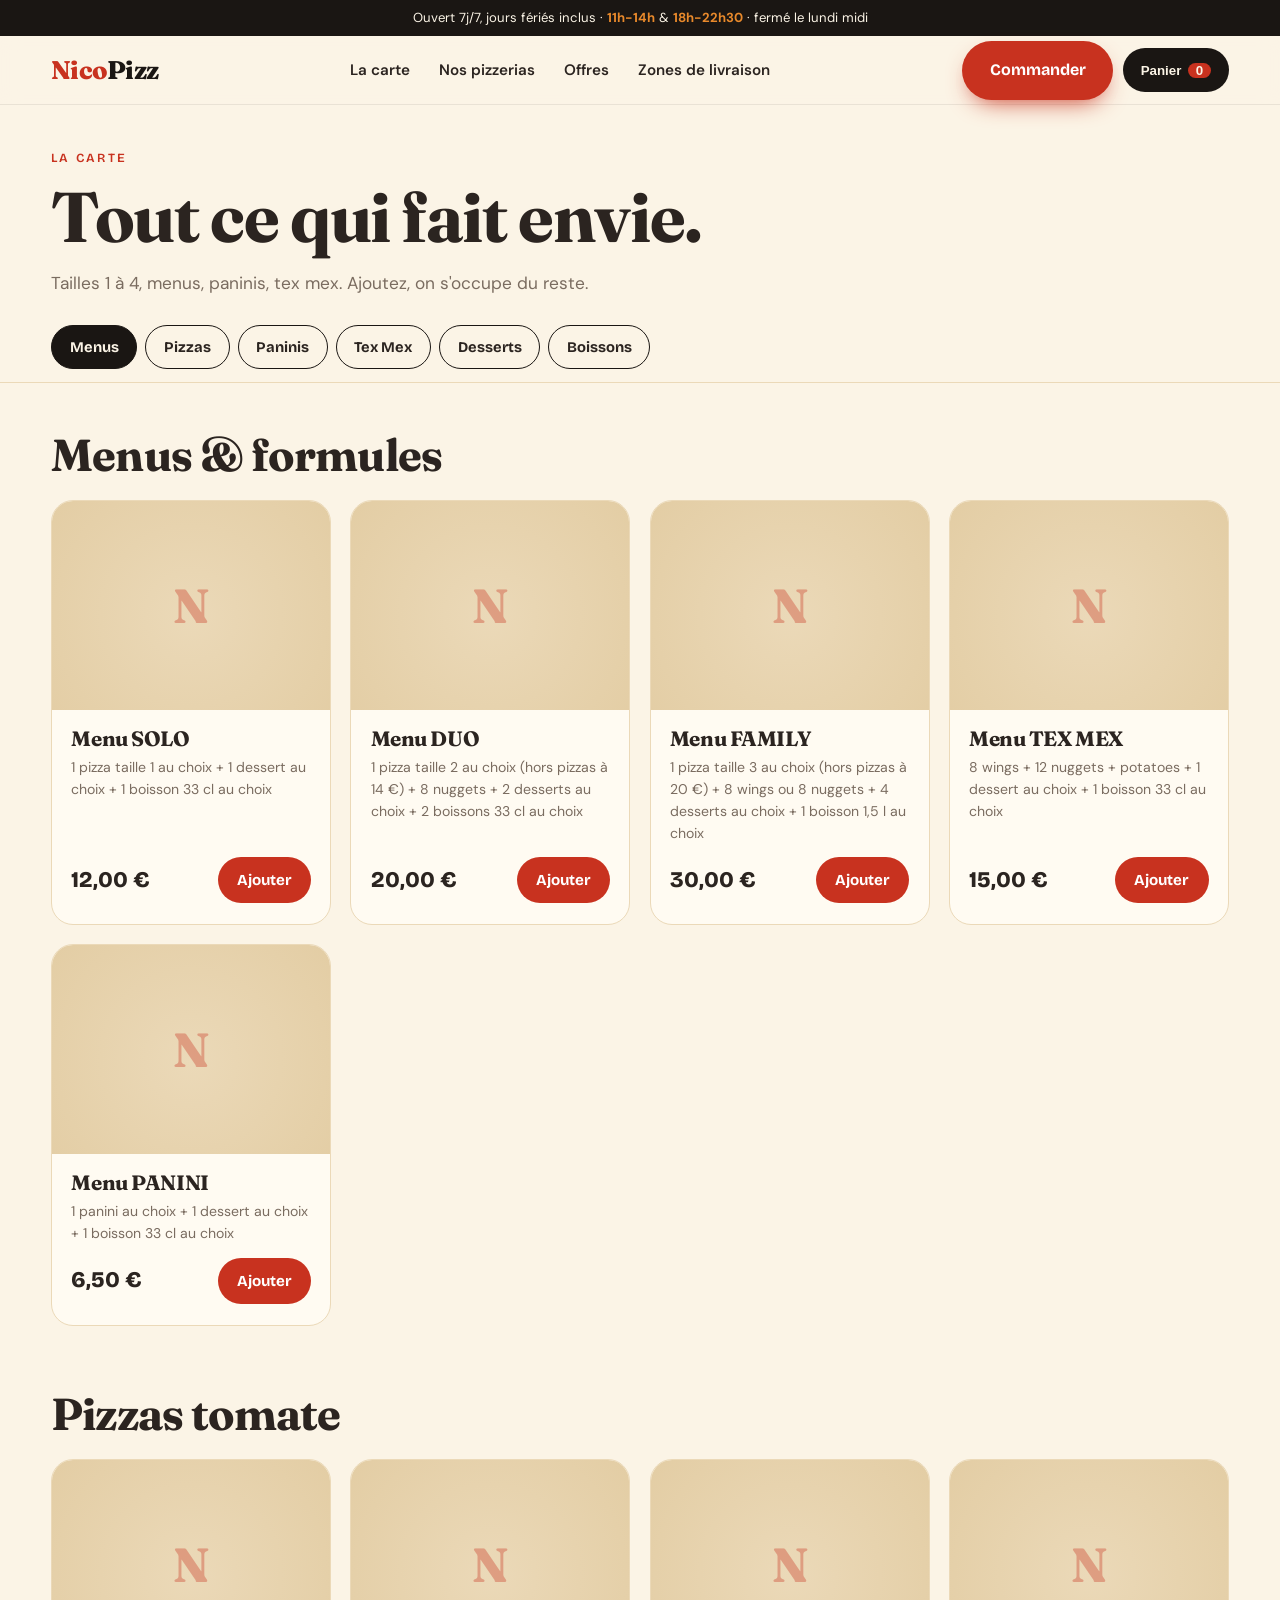
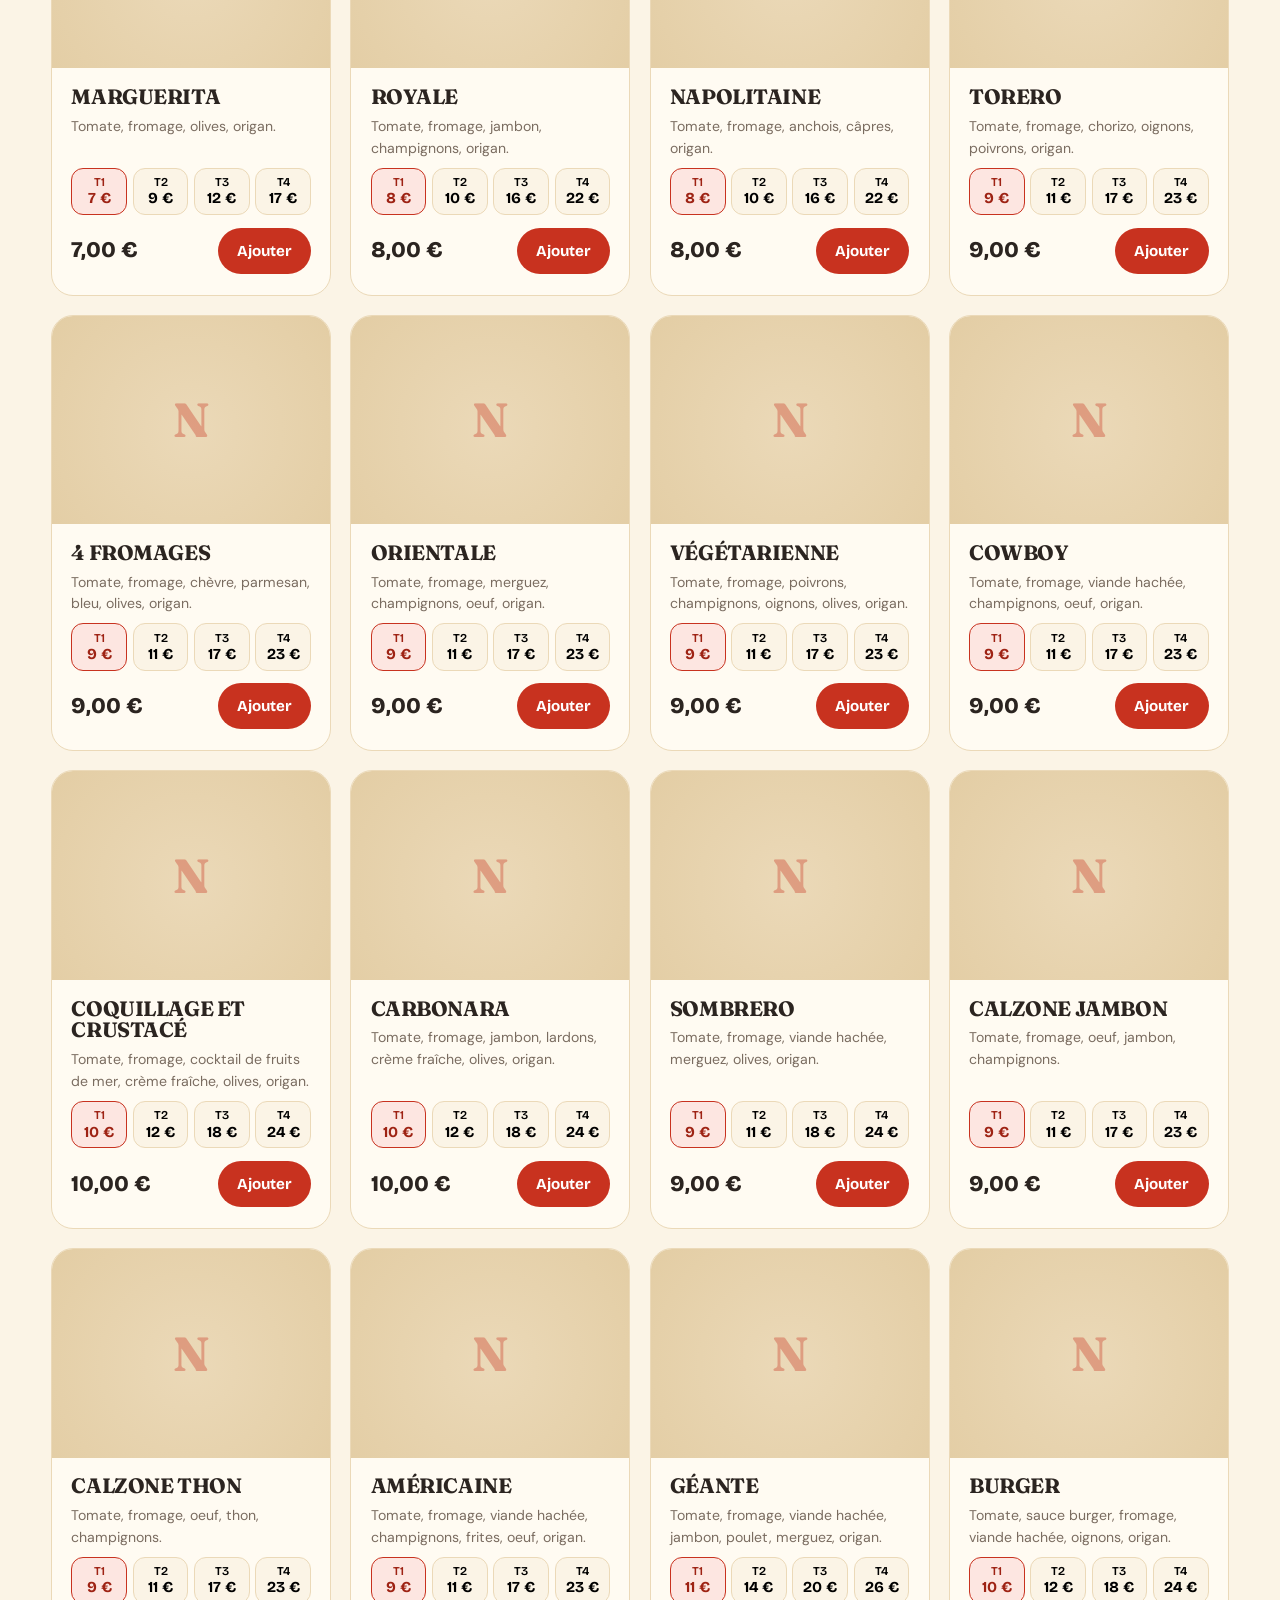
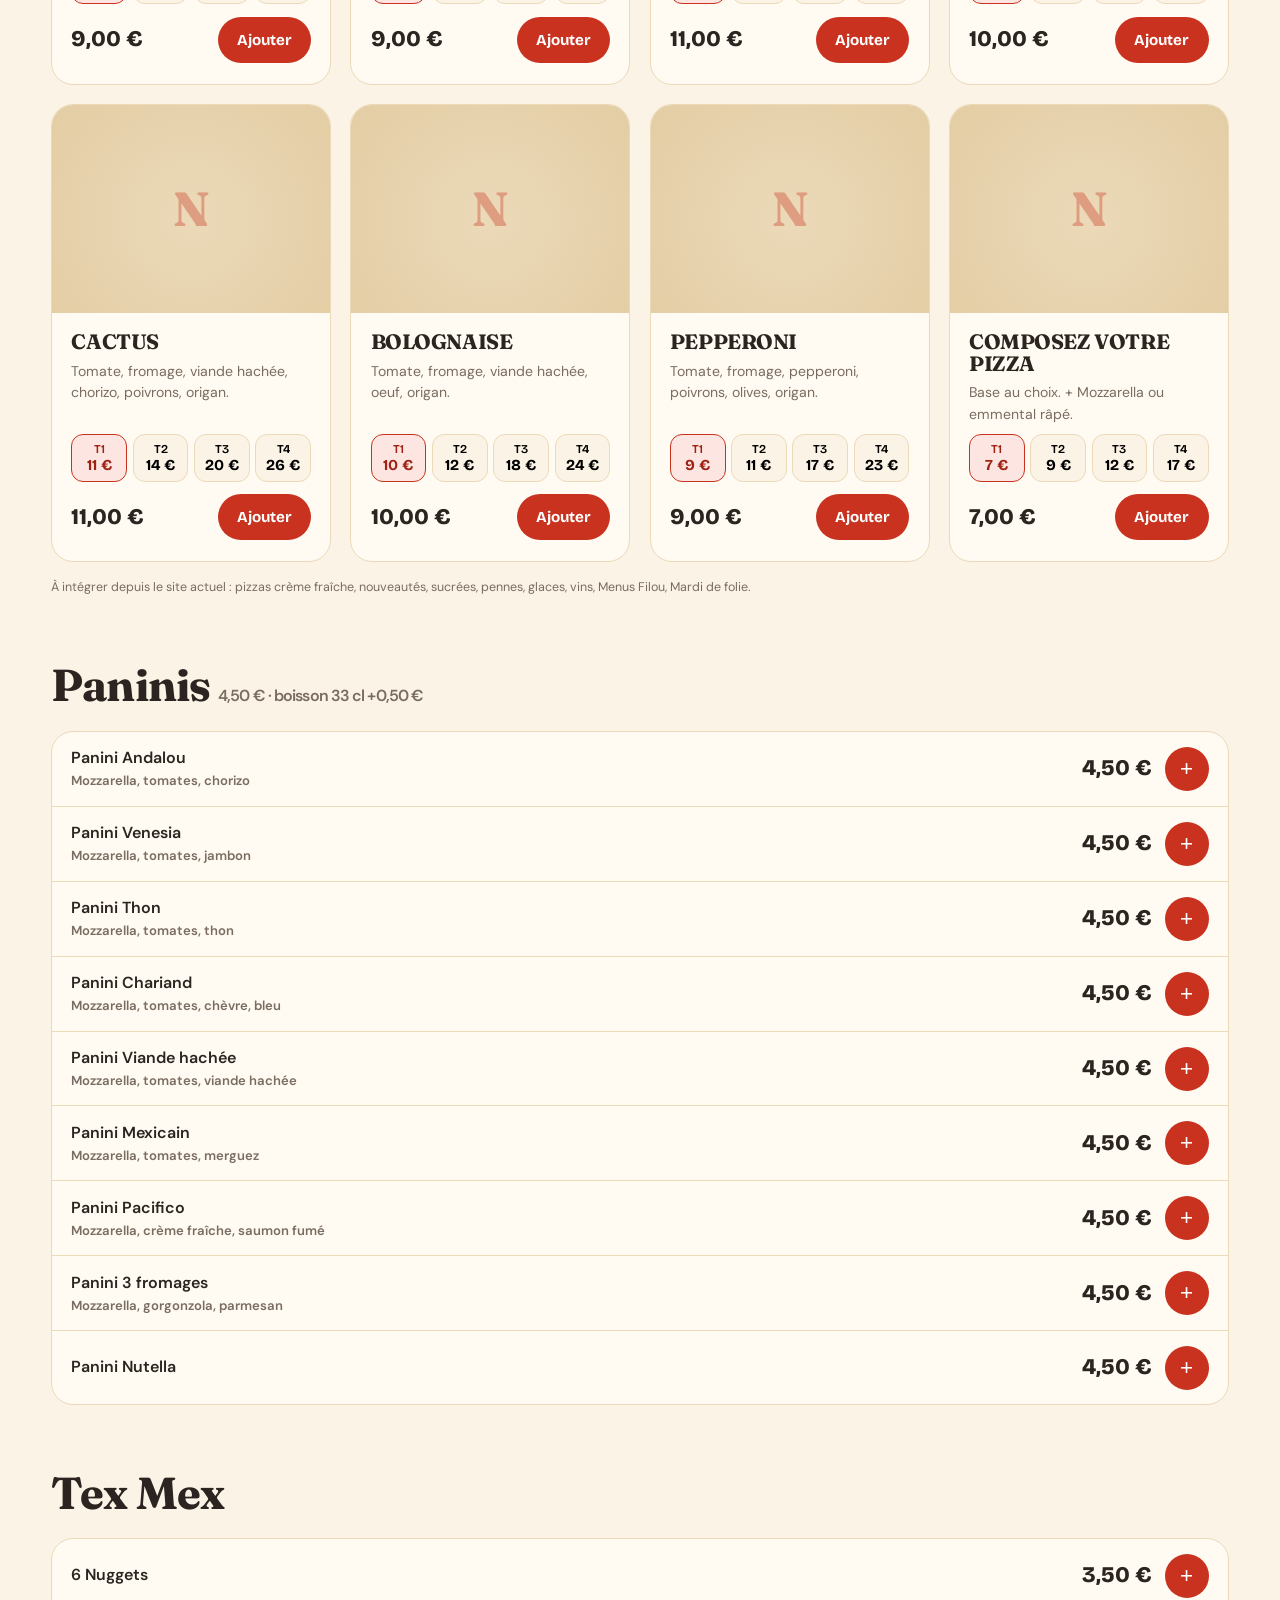
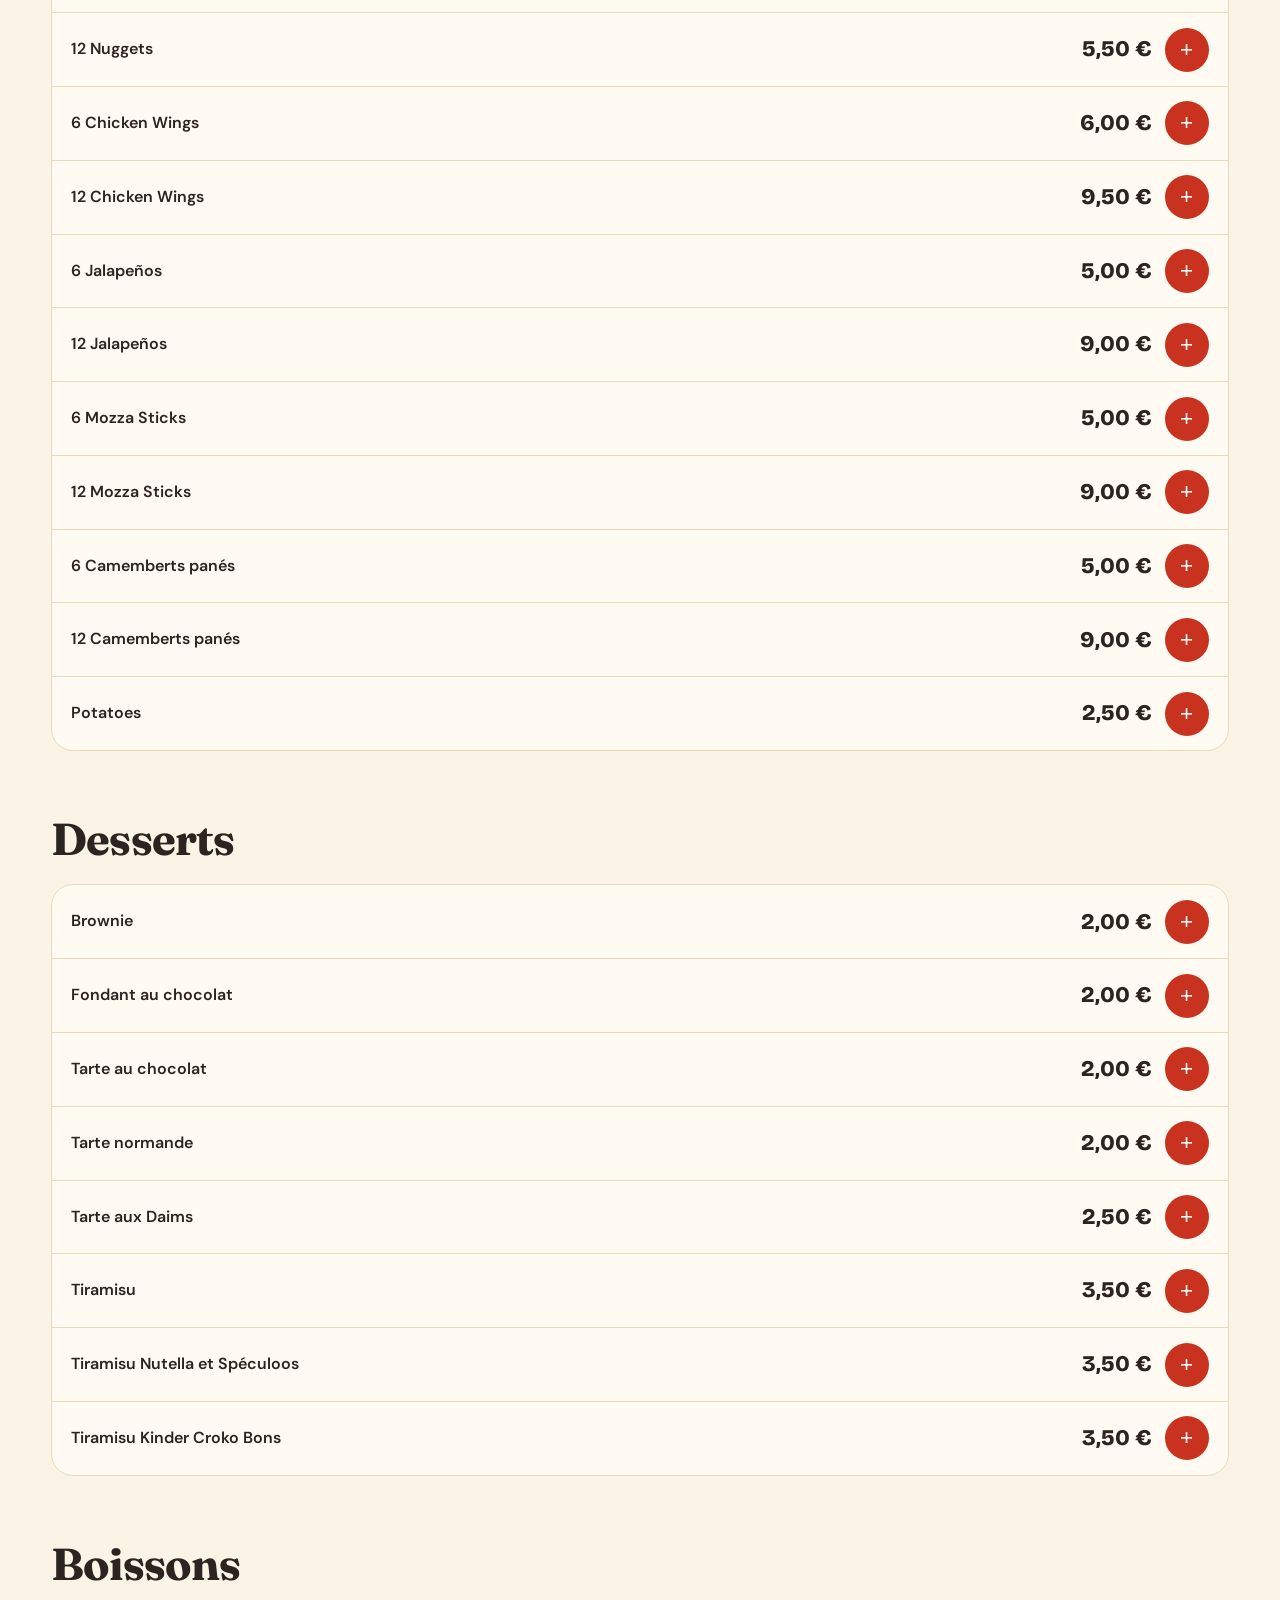
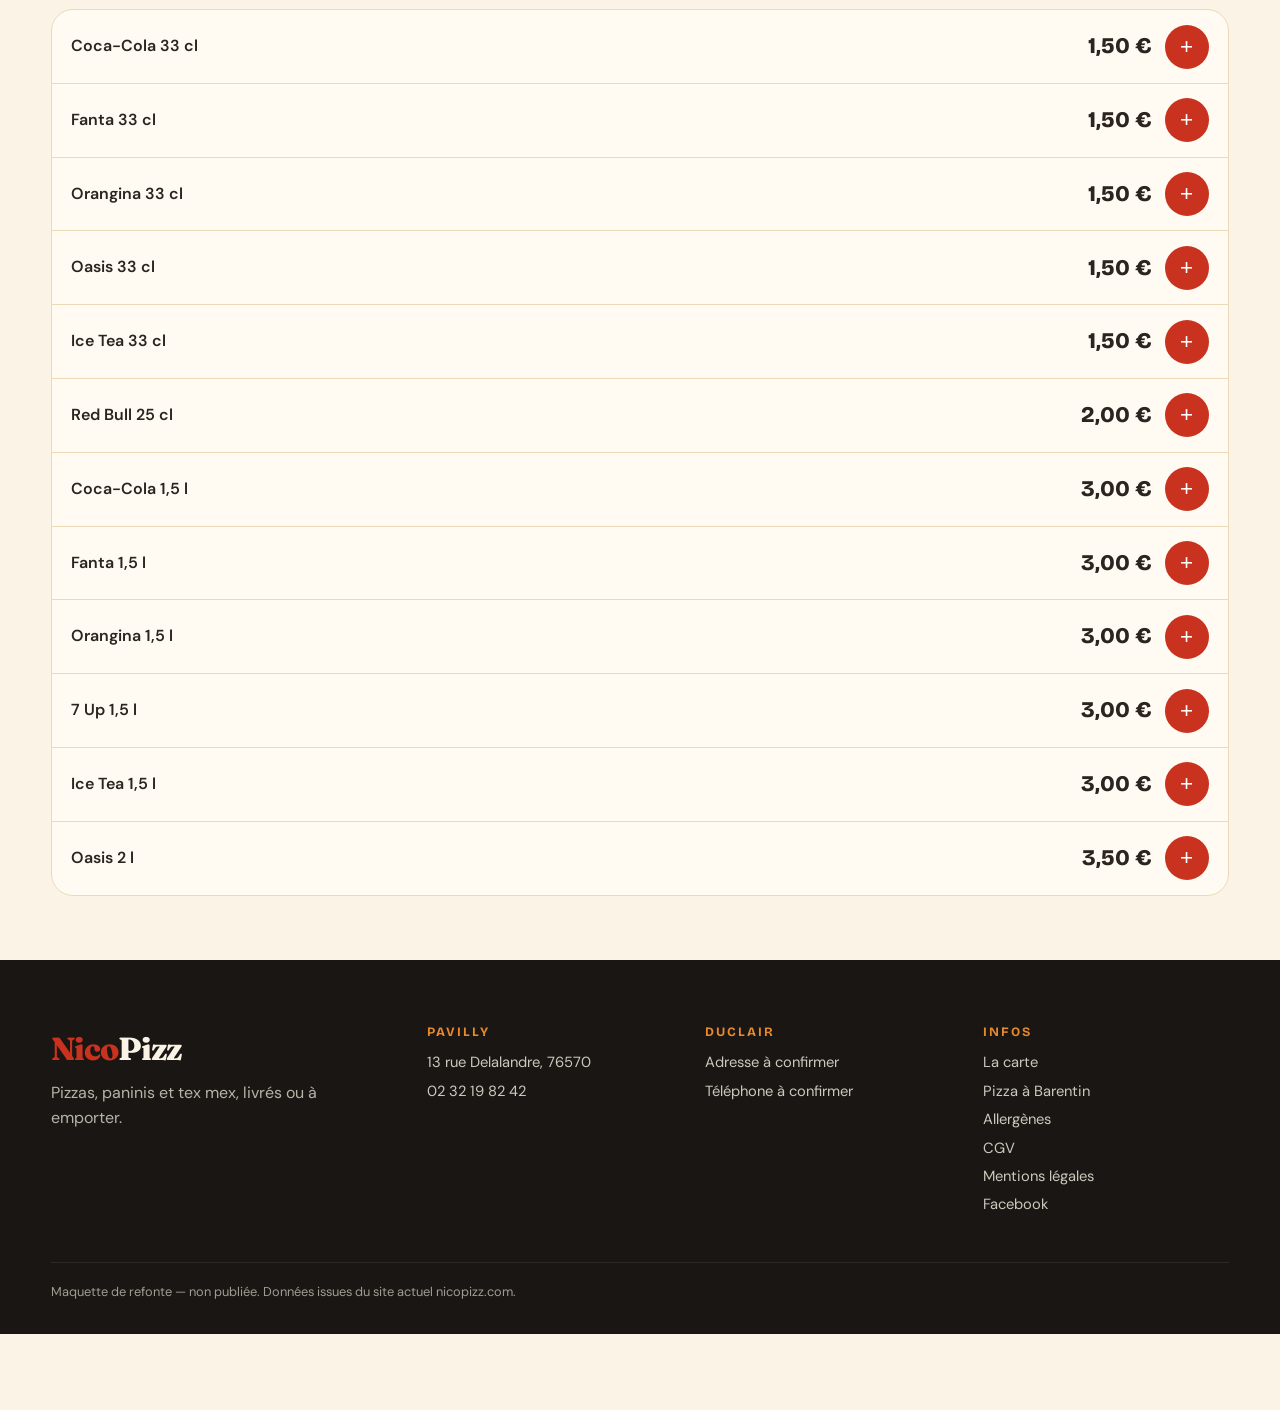
<file: carte.html>
<!doctype html><html lang="fr"><head><meta charset="utf-8"><meta name="viewport" content="width=device-width,initial-scale=1"><title>La carte — Nico Pizz</title><meta name="description" content="Pizzas tomate, menus, paninis, tex mex, desserts et boissons. Commandez en ligne chez Nico Pizz."><meta name="robots" content="noindex"><link rel="preconnect" href="https://fonts.googleapis.com"><link rel="preconnect" href="https://fonts.gstatic.com" crossorigin><link href="https://fonts.googleapis.com/css2?family=Bricolage+Grotesque:wght@500;700;800&family=DM+Sans:wght@400;500;700&family=Fraunces:ital,opsz,wght@0,9..144,600;0,9..144,700;0,9..144,800;1,9..144,600&display=swap" rel="stylesheet"><link rel="stylesheet" href="style.css"></head><body><div class="topbar">Ouvert 7j/7, jours fériés inclus · <b>11h-14h</b> &amp; <b>18h-22h30</b> · fermé le lundi midi</div>
<header class="nav"><div class="wrap"><a class="logo" href="index.html">Nico<span>Pizz</span></a>
<ul><li><a href="carte.html">La carte</a></li><li><a href="index.html#etablissements">Nos pizzerias</a></li><li><a href="index.html#offres">Offres</a></li><li><a href="index.html#zones">Zones de livraison</a></li></ul>
<div class="nav-cta"><a class="btn btn-red" href="carte.html">Commander</a><button class="cartbtn" aria-label="Ouvrir le panier">Panier<i class="cartcount">0</i></button><button class="burger" aria-label="Menu">☰</button></div></div></header>
<div class="mockflag">MAQUETTE</div>
<div class="wrap page-hero"><span class="eyebrow">La carte</span><h1>Tout ce qui fait envie.</h1><p>Tailles 1 à 4, menus, paninis, tex mex. Ajoutez, on s'occupe du reste.</p></div>
<div class="cats"><div class="wrap"><a class="chip on" href="#menus">Menus</a><a class="chip" href="#pizzas">Pizzas</a><a class="chip" href="#paninis">Paninis</a><a class="chip" href="#texmex">Tex Mex</a><a class="chip" href="#desserts">Desserts</a><a class="chip" href="#boissons">Boissons</a></div></div>
<div class="wrap"><div class="catblock" id="menus"><h2>Menus &amp; formules</h2><div class="prods"><article class="card"><div class="ph"><img loading="lazy" src="https://www.nicopizz.com/produit/2784_160.png" alt="Menu solo" onerror="this.outerHTML='<span class=noimg>N</span>'"></div><div class="bd"><h3>Menu SOLO</h3><p>1 pizza taille 1 au choix + 1 dessert au choix + 1 boisson 33 cl au choix</p><div class="addrow"><span class="price">12,00 €</span><button class="add" data-add="Menu SOLO" data-price="12">Ajouter</button></div></div></article><article class="card"><div class="ph"><img loading="lazy" src="https://www.nicopizz.com/produit/2784_161.png" alt="Menu duo" onerror="this.outerHTML='<span class=noimg>N</span>'"></div><div class="bd"><h3>Menu DUO</h3><p>1 pizza taille 2 au choix (hors pizzas à 14 €) + 8 nuggets + 2 desserts au choix + 2 boissons 33 cl au choix</p><div class="addrow"><span class="price">20,00 €</span><button class="add" data-add="Menu DUO" data-price="20">Ajouter</button></div></div></article><article class="card"><div class="ph"><img loading="lazy" src="https://www.nicopizz.com/produit/2784_163.png" alt="Menu family" onerror="this.outerHTML='<span class=noimg>N</span>'"></div><div class="bd"><h3>Menu FAMILY</h3><p>1 pizza taille 3 au choix (hors pizzas à 20 €) + 8 wings ou 8 nuggets + 4 desserts au choix + 1 boisson 1,5 l au choix</p><div class="addrow"><span class="price">30,00 €</span><button class="add" data-add="Menu FAMILY" data-price="30">Ajouter</button></div></div></article><article class="card"><div class="ph"><img loading="lazy" src="https://www.nicopizz.com/produit/2784_155.png" alt="Menu tex mex" onerror="this.outerHTML='<span class=noimg>N</span>'"></div><div class="bd"><h3>Menu TEX MEX</h3><p>8 wings + 12 nuggets + potatoes + 1 dessert au choix + 1 boisson 33 cl au choix</p><div class="addrow"><span class="price">15,00 €</span><button class="add" data-add="Menu TEX MEX" data-price="15">Ajouter</button></div></div></article><article class="card"><div class="ph"><img loading="lazy" src="https://www.nicopizz.com/produit/2784_154.png" alt="Menu panini" onerror="this.outerHTML='<span class=noimg>N</span>'"></div><div class="bd"><h3>Menu PANINI</h3><p>1 panini au choix + 1 dessert au choix + 1 boisson 33 cl au choix</p><div class="addrow"><span class="price">6,50 €</span><button class="add" data-add="Menu PANINI" data-price="6.5">Ajouter</button></div></div></article></div></div>
<div class="catblock" id="pizzas"><h2>Pizzas tomate</h2><div class="prods"><article class="card"><div class="ph"><img loading="lazy" src="https://www.nicopizz.com/produit/2784_79.png" alt="Pizza marguerita" onerror="this.outerHTML='<span class=noimg>N</span>'"></div><div class="bd"><h3>MARGUERITA</h3><p>Tomate, fromage, olives, origan.</p><div class="sizes"><button data-s="Taille 1" data-p="7" class="on"><span>T1</span><b>7 €</b></button><button data-s="Taille 2" data-p="9" class=""><span>T2</span><b>9 €</b></button><button data-s="Taille 3" data-p="12" class=""><span>T3</span><b>12 €</b></button><button data-s="Taille 4" data-p="17" class=""><span>T4</span><b>17 €</b></button></div><div class="addrow"><span class="price">7,00 €</span><button class="add" data-add="MARGUERITA" data-price="7">Ajouter</button></div></div></article><article class="card"><div class="ph"><img loading="lazy" src="https://www.nicopizz.com/produit/2784_80.png" alt="Pizza royale" onerror="this.outerHTML='<span class=noimg>N</span>'"></div><div class="bd"><h3>ROYALE</h3><p>Tomate, fromage, jambon, champignons, origan.</p><div class="sizes"><button data-s="Taille 1" data-p="8" class="on"><span>T1</span><b>8 €</b></button><button data-s="Taille 2" data-p="10" class=""><span>T2</span><b>10 €</b></button><button data-s="Taille 3" data-p="16" class=""><span>T3</span><b>16 €</b></button><button data-s="Taille 4" data-p="22" class=""><span>T4</span><b>22 €</b></button></div><div class="addrow"><span class="price">8,00 €</span><button class="add" data-add="ROYALE" data-price="8">Ajouter</button></div></div></article><article class="card"><div class="ph"><img loading="lazy" src="https://www.nicopizz.com/produit/2784_81.png" alt="Pizza napolitaine" onerror="this.outerHTML='<span class=noimg>N</span>'"></div><div class="bd"><h3>NAPOLITAINE</h3><p>Tomate, fromage, anchois, câpres, origan.</p><div class="sizes"><button data-s="Taille 1" data-p="8" class="on"><span>T1</span><b>8 €</b></button><button data-s="Taille 2" data-p="10" class=""><span>T2</span><b>10 €</b></button><button data-s="Taille 3" data-p="16" class=""><span>T3</span><b>16 €</b></button><button data-s="Taille 4" data-p="22" class=""><span>T4</span><b>22 €</b></button></div><div class="addrow"><span class="price">8,00 €</span><button class="add" data-add="NAPOLITAINE" data-price="8">Ajouter</button></div></div></article><article class="card"><div class="ph"><img loading="lazy" src="https://www.nicopizz.com/produit/2784_82.png" alt="Pizza torero" onerror="this.outerHTML='<span class=noimg>N</span>'"></div><div class="bd"><h3>TORERO</h3><p>Tomate, fromage, chorizo, oignons, poivrons, origan.</p><div class="sizes"><button data-s="Taille 1" data-p="9" class="on"><span>T1</span><b>9 €</b></button><button data-s="Taille 2" data-p="11" class=""><span>T2</span><b>11 €</b></button><button data-s="Taille 3" data-p="17" class=""><span>T3</span><b>17 €</b></button><button data-s="Taille 4" data-p="23" class=""><span>T4</span><b>23 €</b></button></div><div class="addrow"><span class="price">9,00 €</span><button class="add" data-add="TORERO" data-price="9">Ajouter</button></div></div></article><article class="card"><div class="ph"><img loading="lazy" src="https://www.nicopizz.com/produit/2784_83.png" alt="Pizza 4 fromages" onerror="this.outerHTML='<span class=noimg>N</span>'"></div><div class="bd"><h3>4 FROMAGES</h3><p>Tomate, fromage, chèvre, parmesan, bleu, olives, origan.</p><div class="sizes"><button data-s="Taille 1" data-p="9" class="on"><span>T1</span><b>9 €</b></button><button data-s="Taille 2" data-p="11" class=""><span>T2</span><b>11 €</b></button><button data-s="Taille 3" data-p="17" class=""><span>T3</span><b>17 €</b></button><button data-s="Taille 4" data-p="23" class=""><span>T4</span><b>23 €</b></button></div><div class="addrow"><span class="price">9,00 €</span><button class="add" data-add="4 FROMAGES" data-price="9">Ajouter</button></div></div></article><article class="card"><div class="ph"><img loading="lazy" src="https://www.nicopizz.com/produit/2784_84.png" alt="Pizza orientale" onerror="this.outerHTML='<span class=noimg>N</span>'"></div><div class="bd"><h3>ORIENTALE</h3><p>Tomate, fromage, merguez, champignons, oeuf, origan.</p><div class="sizes"><button data-s="Taille 1" data-p="9" class="on"><span>T1</span><b>9 €</b></button><button data-s="Taille 2" data-p="11" class=""><span>T2</span><b>11 €</b></button><button data-s="Taille 3" data-p="17" class=""><span>T3</span><b>17 €</b></button><button data-s="Taille 4" data-p="23" class=""><span>T4</span><b>23 €</b></button></div><div class="addrow"><span class="price">9,00 €</span><button class="add" data-add="ORIENTALE" data-price="9">Ajouter</button></div></div></article><article class="card"><div class="ph"><img loading="lazy" src="https://www.nicopizz.com/produit/2784_85.png" alt="Pizza végétarienne" onerror="this.outerHTML='<span class=noimg>N</span>'"></div><div class="bd"><h3>VÉGÉTARIENNE</h3><p>Tomate, fromage, poivrons, champignons, oignons, olives, origan.</p><div class="sizes"><button data-s="Taille 1" data-p="9" class="on"><span>T1</span><b>9 €</b></button><button data-s="Taille 2" data-p="11" class=""><span>T2</span><b>11 €</b></button><button data-s="Taille 3" data-p="17" class=""><span>T3</span><b>17 €</b></button><button data-s="Taille 4" data-p="23" class=""><span>T4</span><b>23 €</b></button></div><div class="addrow"><span class="price">9,00 €</span><button class="add" data-add="VÉGÉTARIENNE" data-price="9">Ajouter</button></div></div></article><article class="card"><div class="ph"><img loading="lazy" src="https://www.nicopizz.com/produit/2784_86.png" alt="Pizza cowboy" onerror="this.outerHTML='<span class=noimg>N</span>'"></div><div class="bd"><h3>COWBOY</h3><p>Tomate, fromage, viande hachée, champignons, oeuf, origan.</p><div class="sizes"><button data-s="Taille 1" data-p="9" class="on"><span>T1</span><b>9 €</b></button><button data-s="Taille 2" data-p="11" class=""><span>T2</span><b>11 €</b></button><button data-s="Taille 3" data-p="17" class=""><span>T3</span><b>17 €</b></button><button data-s="Taille 4" data-p="23" class=""><span>T4</span><b>23 €</b></button></div><div class="addrow"><span class="price">9,00 €</span><button class="add" data-add="COWBOY" data-price="9">Ajouter</button></div></div></article><article class="card"><div class="ph"><img loading="lazy" src="https://www.nicopizz.com/produit/2784_87.png" alt="Pizza coquillage et crustacé" onerror="this.outerHTML='<span class=noimg>N</span>'"></div><div class="bd"><h3>COQUILLAGE ET CRUSTACÉ</h3><p>Tomate, fromage, cocktail de fruits de mer, crème fraîche, olives, origan.</p><div class="sizes"><button data-s="Taille 1" data-p="10" class="on"><span>T1</span><b>10 €</b></button><button data-s="Taille 2" data-p="12" class=""><span>T2</span><b>12 €</b></button><button data-s="Taille 3" data-p="18" class=""><span>T3</span><b>18 €</b></button><button data-s="Taille 4" data-p="24" class=""><span>T4</span><b>24 €</b></button></div><div class="addrow"><span class="price">10,00 €</span><button class="add" data-add="COQUILLAGE ET CRUSTACÉ" data-price="10">Ajouter</button></div></div></article><article class="card"><div class="ph"><img loading="lazy" src="https://www.nicopizz.com/produit/2784_88.png" alt="Pizza carbonara" onerror="this.outerHTML='<span class=noimg>N</span>'"></div><div class="bd"><h3>CARBONARA</h3><p>Tomate, fromage, jambon, lardons, crème fraîche, olives, origan.</p><div class="sizes"><button data-s="Taille 1" data-p="10" class="on"><span>T1</span><b>10 €</b></button><button data-s="Taille 2" data-p="12" class=""><span>T2</span><b>12 €</b></button><button data-s="Taille 3" data-p="18" class=""><span>T3</span><b>18 €</b></button><button data-s="Taille 4" data-p="24" class=""><span>T4</span><b>24 €</b></button></div><div class="addrow"><span class="price">10,00 €</span><button class="add" data-add="CARBONARA" data-price="10">Ajouter</button></div></div></article><article class="card"><div class="ph"><img loading="lazy" src="https://www.nicopizz.com/produit/2784_89.png" alt="Pizza sombrero" onerror="this.outerHTML='<span class=noimg>N</span>'"></div><div class="bd"><h3>SOMBRERO</h3><p>Tomate, fromage, viande hachée, merguez, olives, origan.</p><div class="sizes"><button data-s="Taille 1" data-p="9" class="on"><span>T1</span><b>9 €</b></button><button data-s="Taille 2" data-p="11" class=""><span>T2</span><b>11 €</b></button><button data-s="Taille 3" data-p="18" class=""><span>T3</span><b>18 €</b></button><button data-s="Taille 4" data-p="24" class=""><span>T4</span><b>24 €</b></button></div><div class="addrow"><span class="price">9,00 €</span><button class="add" data-add="SOMBRERO" data-price="9">Ajouter</button></div></div></article><article class="card"><div class="ph"><img loading="lazy" src="https://www.nicopizz.com/produit/2784_90.png" alt="Pizza calzone jambon" onerror="this.outerHTML='<span class=noimg>N</span>'"></div><div class="bd"><h3>CALZONE JAMBON</h3><p>Tomate, fromage, oeuf, jambon, champignons.</p><div class="sizes"><button data-s="Taille 1" data-p="9" class="on"><span>T1</span><b>9 €</b></button><button data-s="Taille 2" data-p="11" class=""><span>T2</span><b>11 €</b></button><button data-s="Taille 3" data-p="17" class=""><span>T3</span><b>17 €</b></button><button data-s="Taille 4" data-p="23" class=""><span>T4</span><b>23 €</b></button></div><div class="addrow"><span class="price">9,00 €</span><button class="add" data-add="CALZONE JAMBON" data-price="9">Ajouter</button></div></div></article><article class="card"><div class="ph"><img loading="lazy" src="https://www.nicopizz.com/produit/2784_91.png" alt="Pizza calzone thon" onerror="this.outerHTML='<span class=noimg>N</span>'"></div><div class="bd"><h3>CALZONE THON</h3><p>Tomate, fromage, oeuf, thon, champignons.</p><div class="sizes"><button data-s="Taille 1" data-p="9" class="on"><span>T1</span><b>9 €</b></button><button data-s="Taille 2" data-p="11" class=""><span>T2</span><b>11 €</b></button><button data-s="Taille 3" data-p="17" class=""><span>T3</span><b>17 €</b></button><button data-s="Taille 4" data-p="23" class=""><span>T4</span><b>23 €</b></button></div><div class="addrow"><span class="price">9,00 €</span><button class="add" data-add="CALZONE THON" data-price="9">Ajouter</button></div></div></article><article class="card"><div class="ph"><img loading="lazy" src="https://www.nicopizz.com/produit/2784_93.png" alt="Pizza américaine" onerror="this.outerHTML='<span class=noimg>N</span>'"></div><div class="bd"><h3>AMÉRICAINE</h3><p>Tomate, fromage, viande hachée, champignons, frites, oeuf, origan.</p><div class="sizes"><button data-s="Taille 1" data-p="9" class="on"><span>T1</span><b>9 €</b></button><button data-s="Taille 2" data-p="11" class=""><span>T2</span><b>11 €</b></button><button data-s="Taille 3" data-p="17" class=""><span>T3</span><b>17 €</b></button><button data-s="Taille 4" data-p="23" class=""><span>T4</span><b>23 €</b></button></div><div class="addrow"><span class="price">9,00 €</span><button class="add" data-add="AMÉRICAINE" data-price="9">Ajouter</button></div></div></article><article class="card"><div class="ph"><img loading="lazy" src="https://www.nicopizz.com/produit/2784_94.png" alt="Pizza géante" onerror="this.outerHTML='<span class=noimg>N</span>'"></div><div class="bd"><h3>GÉANTE</h3><p>Tomate, fromage, viande hachée, jambon, poulet, merguez, origan.</p><div class="sizes"><button data-s="Taille 1" data-p="11" class="on"><span>T1</span><b>11 €</b></button><button data-s="Taille 2" data-p="14" class=""><span>T2</span><b>14 €</b></button><button data-s="Taille 3" data-p="20" class=""><span>T3</span><b>20 €</b></button><button data-s="Taille 4" data-p="26" class=""><span>T4</span><b>26 €</b></button></div><div class="addrow"><span class="price">11,00 €</span><button class="add" data-add="GÉANTE" data-price="11">Ajouter</button></div></div></article><article class="card"><div class="ph"><img loading="lazy" src="https://www.nicopizz.com/produit/2784_199.png" alt="Pizza burger" onerror="this.outerHTML='<span class=noimg>N</span>'"></div><div class="bd"><h3>BURGER</h3><p>Tomate, sauce burger, fromage, viande hachée, oignons, origan.</p><div class="sizes"><button data-s="Taille 1" data-p="10" class="on"><span>T1</span><b>10 €</b></button><button data-s="Taille 2" data-p="12" class=""><span>T2</span><b>12 €</b></button><button data-s="Taille 3" data-p="18" class=""><span>T3</span><b>18 €</b></button><button data-s="Taille 4" data-p="24" class=""><span>T4</span><b>24 €</b></button></div><div class="addrow"><span class="price">10,00 €</span><button class="add" data-add="BURGER" data-price="10">Ajouter</button></div></div></article><article class="card"><div class="ph"><img loading="lazy" src="https://www.nicopizz.com/produit/2784_200.png" alt="Pizza cactus" onerror="this.outerHTML='<span class=noimg>N</span>'"></div><div class="bd"><h3>CACTUS</h3><p>Tomate, fromage, viande hachée, chorizo, poivrons, origan.</p><div class="sizes"><button data-s="Taille 1" data-p="11" class="on"><span>T1</span><b>11 €</b></button><button data-s="Taille 2" data-p="14" class=""><span>T2</span><b>14 €</b></button><button data-s="Taille 3" data-p="20" class=""><span>T3</span><b>20 €</b></button><button data-s="Taille 4" data-p="26" class=""><span>T4</span><b>26 €</b></button></div><div class="addrow"><span class="price">11,00 €</span><button class="add" data-add="CACTUS" data-price="11">Ajouter</button></div></div></article><article class="card"><div class="ph"><img loading="lazy" src="https://www.nicopizz.com/produit/2784_225.png" alt="Pizza bolognaise" onerror="this.outerHTML='<span class=noimg>N</span>'"></div><div class="bd"><h3>BOLOGNAISE</h3><p>Tomate, fromage, viande hachée, oeuf, origan.</p><div class="sizes"><button data-s="Taille 1" data-p="10" class="on"><span>T1</span><b>10 €</b></button><button data-s="Taille 2" data-p="12" class=""><span>T2</span><b>12 €</b></button><button data-s="Taille 3" data-p="18" class=""><span>T3</span><b>18 €</b></button><button data-s="Taille 4" data-p="24" class=""><span>T4</span><b>24 €</b></button></div><div class="addrow"><span class="price">10,00 €</span><button class="add" data-add="BOLOGNAISE" data-price="10">Ajouter</button></div></div></article><article class="card"><div class="ph"><img loading="lazy" src="https://www.nicopizz.com/produit/2784_226.png" alt="Pizza pepperoni" onerror="this.outerHTML='<span class=noimg>N</span>'"></div><div class="bd"><h3>PEPPERONI</h3><p>Tomate, fromage, pepperoni, poivrons, olives, origan.</p><div class="sizes"><button data-s="Taille 1" data-p="9" class="on"><span>T1</span><b>9 €</b></button><button data-s="Taille 2" data-p="11" class=""><span>T2</span><b>11 €</b></button><button data-s="Taille 3" data-p="17" class=""><span>T3</span><b>17 €</b></button><button data-s="Taille 4" data-p="23" class=""><span>T4</span><b>23 €</b></button></div><div class="addrow"><span class="price">9,00 €</span><button class="add" data-add="PEPPERONI" data-price="9">Ajouter</button></div></div></article><article class="card"><div class="ph"><img loading="lazy" src="https://www.nicopizz.com/produit/2784_204.png" alt="Pizza composez votre pizza" onerror="this.outerHTML='<span class=noimg>N</span>'"></div><div class="bd"><h3>COMPOSEZ VOTRE PIZZA</h3><p>Base au choix. + Mozzarella ou emmental râpé.</p><div class="sizes"><button data-s="Taille 1" data-p="7" class="on"><span>T1</span><b>7 €</b></button><button data-s="Taille 2" data-p="9" class=""><span>T2</span><b>9 €</b></button><button data-s="Taille 3" data-p="12" class=""><span>T3</span><b>12 €</b></button><button data-s="Taille 4" data-p="17" class=""><span>T4</span><b>17 €</b></button></div><div class="addrow"><span class="price">7,00 €</span><button class="add" data-add="COMPOSEZ VOTRE PIZZA" data-price="7">Ajouter</button></div></div></article></div><p class="note" style="margin-top:1rem">À intégrer depuis le site actuel : pizzas crème fraîche, nouveautés, sucrées, pennes, glaces, vins, Menus Filou, Mardi de folie.</p></div>
<div class="catblock" id="paninis"><h2>Paninis <small style="font:600 1rem 'DM Sans';color:var(--mute)">4,50 € · boisson 33 cl +0,50 €</small></h2><div class="list"><div class="row"><div>Panini Andalou<small>Mozzarella, tomates, chorizo</small></div><div class="right"><span class="price">4,50 €</span><button class="mini" data-add="Panini Andalou" data-price="4.5" aria-label="Ajouter Panini Andalou">+</button></div></div><div class="row"><div>Panini Venesia<small>Mozzarella, tomates, jambon</small></div><div class="right"><span class="price">4,50 €</span><button class="mini" data-add="Panini Venesia" data-price="4.5" aria-label="Ajouter Panini Venesia">+</button></div></div><div class="row"><div>Panini Thon<small>Mozzarella, tomates, thon</small></div><div class="right"><span class="price">4,50 €</span><button class="mini" data-add="Panini Thon" data-price="4.5" aria-label="Ajouter Panini Thon">+</button></div></div><div class="row"><div>Panini Chariand<small>Mozzarella, tomates, chèvre, bleu</small></div><div class="right"><span class="price">4,50 €</span><button class="mini" data-add="Panini Chariand" data-price="4.5" aria-label="Ajouter Panini Chariand">+</button></div></div><div class="row"><div>Panini Viande hachée<small>Mozzarella, tomates, viande hachée</small></div><div class="right"><span class="price">4,50 €</span><button class="mini" data-add="Panini Viande hachée" data-price="4.5" aria-label="Ajouter Panini Viande hachée">+</button></div></div><div class="row"><div>Panini Mexicain<small>Mozzarella, tomates, merguez</small></div><div class="right"><span class="price">4,50 €</span><button class="mini" data-add="Panini Mexicain" data-price="4.5" aria-label="Ajouter Panini Mexicain">+</button></div></div><div class="row"><div>Panini Pacifico<small>Mozzarella, crème fraîche, saumon fumé</small></div><div class="right"><span class="price">4,50 €</span><button class="mini" data-add="Panini Pacifico" data-price="4.5" aria-label="Ajouter Panini Pacifico">+</button></div></div><div class="row"><div>Panini 3 fromages<small>Mozzarella, gorgonzola, parmesan</small></div><div class="right"><span class="price">4,50 €</span><button class="mini" data-add="Panini 3 fromages" data-price="4.5" aria-label="Ajouter Panini 3 fromages">+</button></div></div><div class="row"><div>Panini Nutella</div><div class="right"><span class="price">4,50 €</span><button class="mini" data-add="Panini Nutella" data-price="4.5" aria-label="Ajouter Panini Nutella">+</button></div></div></div></div>
<div class="catblock" id="texmex"><h2>Tex Mex</h2><div class="list"><div class="row"><div>6 Nuggets</div><div class="right"><span class="price">3,50 €</span><button class="mini" data-add="6 Nuggets" data-price="3.5" aria-label="Ajouter 6 Nuggets">+</button></div></div><div class="row"><div>12 Nuggets</div><div class="right"><span class="price">5,50 €</span><button class="mini" data-add="12 Nuggets" data-price="5.5" aria-label="Ajouter 12 Nuggets">+</button></div></div><div class="row"><div>6 Chicken Wings</div><div class="right"><span class="price">6,00 €</span><button class="mini" data-add="6 Chicken Wings" data-price="6" aria-label="Ajouter 6 Chicken Wings">+</button></div></div><div class="row"><div>12 Chicken Wings</div><div class="right"><span class="price">9,50 €</span><button class="mini" data-add="12 Chicken Wings" data-price="9.5" aria-label="Ajouter 12 Chicken Wings">+</button></div></div><div class="row"><div>6 Jalapeños</div><div class="right"><span class="price">5,00 €</span><button class="mini" data-add="6 Jalapeños" data-price="5" aria-label="Ajouter 6 Jalapeños">+</button></div></div><div class="row"><div>12 Jalapeños</div><div class="right"><span class="price">9,00 €</span><button class="mini" data-add="12 Jalapeños" data-price="9" aria-label="Ajouter 12 Jalapeños">+</button></div></div><div class="row"><div>6 Mozza Sticks</div><div class="right"><span class="price">5,00 €</span><button class="mini" data-add="6 Mozza Sticks" data-price="5" aria-label="Ajouter 6 Mozza Sticks">+</button></div></div><div class="row"><div>12 Mozza Sticks</div><div class="right"><span class="price">9,00 €</span><button class="mini" data-add="12 Mozza Sticks" data-price="9" aria-label="Ajouter 12 Mozza Sticks">+</button></div></div><div class="row"><div>6 Camemberts panés</div><div class="right"><span class="price">5,00 €</span><button class="mini" data-add="6 Camemberts panés" data-price="5" aria-label="Ajouter 6 Camemberts panés">+</button></div></div><div class="row"><div>12 Camemberts panés</div><div class="right"><span class="price">9,00 €</span><button class="mini" data-add="12 Camemberts panés" data-price="9" aria-label="Ajouter 12 Camemberts panés">+</button></div></div><div class="row"><div>Potatoes</div><div class="right"><span class="price">2,50 €</span><button class="mini" data-add="Potatoes" data-price="2.5" aria-label="Ajouter Potatoes">+</button></div></div></div></div>
<div class="catblock" id="desserts"><h2>Desserts</h2><div class="list"><div class="row"><div>Brownie</div><div class="right"><span class="price">2,00 €</span><button class="mini" data-add="Brownie" data-price="2" aria-label="Ajouter Brownie">+</button></div></div><div class="row"><div>Fondant au chocolat</div><div class="right"><span class="price">2,00 €</span><button class="mini" data-add="Fondant au chocolat" data-price="2" aria-label="Ajouter Fondant au chocolat">+</button></div></div><div class="row"><div>Tarte au chocolat</div><div class="right"><span class="price">2,00 €</span><button class="mini" data-add="Tarte au chocolat" data-price="2" aria-label="Ajouter Tarte au chocolat">+</button></div></div><div class="row"><div>Tarte normande</div><div class="right"><span class="price">2,00 €</span><button class="mini" data-add="Tarte normande" data-price="2" aria-label="Ajouter Tarte normande">+</button></div></div><div class="row"><div>Tarte aux Daims</div><div class="right"><span class="price">2,50 €</span><button class="mini" data-add="Tarte aux Daims" data-price="2.5" aria-label="Ajouter Tarte aux Daims">+</button></div></div><div class="row"><div>Tiramisu</div><div class="right"><span class="price">3,50 €</span><button class="mini" data-add="Tiramisu" data-price="3.5" aria-label="Ajouter Tiramisu">+</button></div></div><div class="row"><div>Tiramisu Nutella et Spéculoos</div><div class="right"><span class="price">3,50 €</span><button class="mini" data-add="Tiramisu Nutella et Spéculoos" data-price="3.5" aria-label="Ajouter Tiramisu Nutella et Spéculoos">+</button></div></div><div class="row"><div>Tiramisu Kinder Croko Bons</div><div class="right"><span class="price">3,50 €</span><button class="mini" data-add="Tiramisu Kinder Croko Bons" data-price="3.5" aria-label="Ajouter Tiramisu Kinder Croko Bons">+</button></div></div></div></div>
<div class="catblock" id="boissons"><h2>Boissons</h2><div class="list"><div class="row"><div>Coca-Cola 33 cl</div><div class="right"><span class="price">1,50 €</span><button class="mini" data-add="Coca-Cola 33 cl" data-price="1.5" aria-label="Ajouter Coca-Cola 33 cl">+</button></div></div><div class="row"><div>Fanta 33 cl</div><div class="right"><span class="price">1,50 €</span><button class="mini" data-add="Fanta 33 cl" data-price="1.5" aria-label="Ajouter Fanta 33 cl">+</button></div></div><div class="row"><div>Orangina 33 cl</div><div class="right"><span class="price">1,50 €</span><button class="mini" data-add="Orangina 33 cl" data-price="1.5" aria-label="Ajouter Orangina 33 cl">+</button></div></div><div class="row"><div>Oasis 33 cl</div><div class="right"><span class="price">1,50 €</span><button class="mini" data-add="Oasis 33 cl" data-price="1.5" aria-label="Ajouter Oasis 33 cl">+</button></div></div><div class="row"><div>Ice Tea 33 cl</div><div class="right"><span class="price">1,50 €</span><button class="mini" data-add="Ice Tea 33 cl" data-price="1.5" aria-label="Ajouter Ice Tea 33 cl">+</button></div></div><div class="row"><div>Red Bull 25 cl</div><div class="right"><span class="price">2,00 €</span><button class="mini" data-add="Red Bull 25 cl" data-price="2" aria-label="Ajouter Red Bull 25 cl">+</button></div></div><div class="row"><div>Coca-Cola 1,5 l</div><div class="right"><span class="price">3,00 €</span><button class="mini" data-add="Coca-Cola 1,5 l" data-price="3" aria-label="Ajouter Coca-Cola 1,5 l">+</button></div></div><div class="row"><div>Fanta 1,5 l</div><div class="right"><span class="price">3,00 €</span><button class="mini" data-add="Fanta 1,5 l" data-price="3" aria-label="Ajouter Fanta 1,5 l">+</button></div></div><div class="row"><div>Orangina 1,5 l</div><div class="right"><span class="price">3,00 €</span><button class="mini" data-add="Orangina 1,5 l" data-price="3" aria-label="Ajouter Orangina 1,5 l">+</button></div></div><div class="row"><div>7 Up 1,5 l</div><div class="right"><span class="price">3,00 €</span><button class="mini" data-add="7 Up 1,5 l" data-price="3" aria-label="Ajouter 7 Up 1,5 l">+</button></div></div><div class="row"><div>Ice Tea 1,5 l</div><div class="right"><span class="price">3,00 €</span><button class="mini" data-add="Ice Tea 1,5 l" data-price="3" aria-label="Ajouter Ice Tea 1,5 l">+</button></div></div><div class="row"><div>Oasis 2 l</div><div class="right"><span class="price">3,50 €</span><button class="mini" data-add="Oasis 2 l" data-price="3.5" aria-label="Ajouter Oasis 2 l">+</button></div></div></div></div></div>
<footer><div class="wrap"><div class="cols"><div><a class="logo" style="opacity:1;color:var(--tomato);font-size:2rem" href="index.html">Nico<span style="color:var(--cream)">Pizz</span></a><p style="opacity:.7;margin-top:.8rem;max-width:30ch">Pizzas, paninis et tex mex, livrés ou à emporter.</p></div>
<div><h4>Pavilly</h4><a href="pavilly.html">13 rue Delalandre, 76570</a><a href="tel:+33232198242">02 32 19 82 42</a></div>
<div><h4>Duclair</h4><a href="duclair.html">Adresse à confirmer</a><a href="duclair.html">Téléphone à confirmer</a></div>
<div><h4>Infos</h4><a href="carte.html">La carte</a><a href="pizza-barentin.html">Pizza à Barentin</a><a href="https://www.nicopizz.com/allergene.php">Allergènes</a><a href="https://www.nicopizz.com/cgv.php">CGV</a><a href="https://www.nicopizz.com/mentions-legales.php">Mentions légales</a><a href="https://www.facebook.com/Nico-Pizz-1612749542074476/">Facebook</a></div></div><div class="legal">Maquette de refonte — non publiée. Données issues du site actuel nicopizz.com.</div></div></footer><div class="drawer-bg"></div><aside class="drawer" aria-label="Panier"><header><h3>Votre panier</h3><button class="x" aria-label="Fermer">×</button></header><div class="items" id="items"></div><footer><div class="tot"><span>Total</span><span class="carttotal">0,00 €</span></div><a class="btn btn-red gocheckout" style="width:100%" href="#">Finaliser la commande</a><p class="note">Maquette : le bouton renvoie vers le système de commande actuel de nicopizz.com (panier, zone, paiement, validation), conservé tel quel.</p></footer></aside>
<div class="mbar"><a class="btn btn-red" href="carte.html">Commander</a><button class="btn btn-light opencart">Panier · <span class="carttotal">0,00 €</span></button></div><script>window.NP_ZONES=[["Barentin","76360",10],["Pavilly","76570",10],["Goupillières","76570",18],["Limésy","76570",18],["Sainte-Austreberthe","76570",18],["Villers-Écalles","76360",18],["Bouville","76360",20],["Emanville","76570",20],["Fresquiennes","76570",20],["Pissy-Pôville","76360",20],["Sierville","76690",20],["Blacqueville","76190",25],["Cideville","76570",25],["Mesnil-Panneville","76570",25],["Saint-Paër","76480",25],["Butot","76890",28],["Eslettes","76710",28],["Fréville","76190",28],["Hugleville-en-Caux","76570",28],["Roumare","76480",28],["Saint-Ouen-du-Breuil","76890",28],["Saussay","76760",28]]</script><script src="app.js"></script></body></html>
</file>
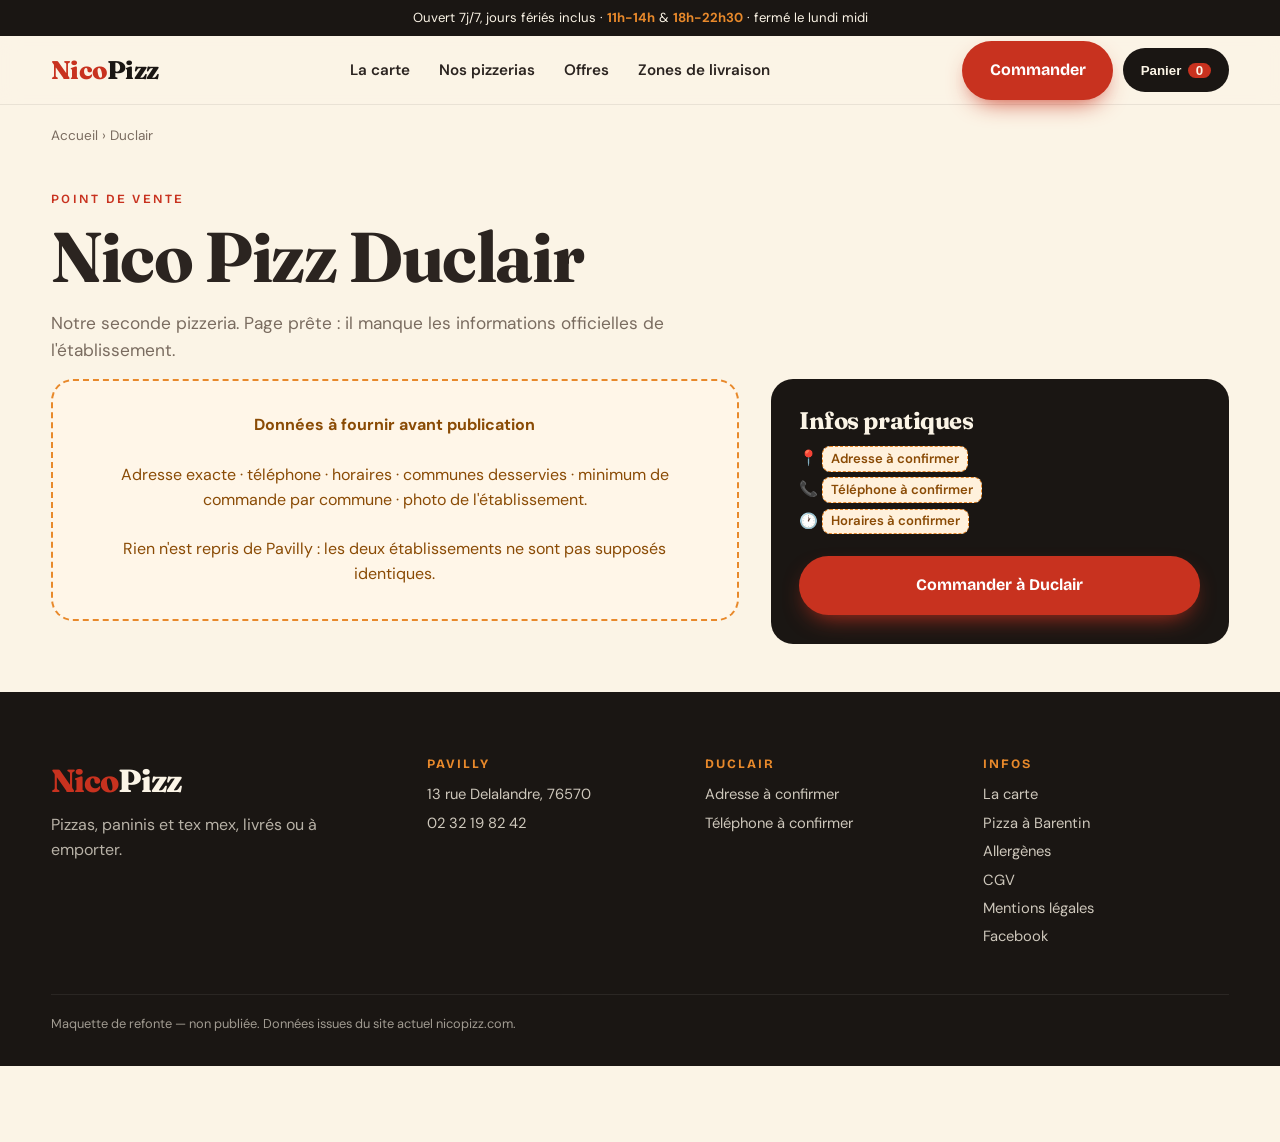
<file: duclair.html>
<!doctype html><html lang="fr"><head><meta charset="utf-8"><meta name="viewport" content="width=device-width,initial-scale=1"><title>Nico Pizz Duclair — Pizzeria</title><meta name="description" content="Nico Pizz Duclair : informations à confirmer."><meta name="robots" content="noindex"><link rel="preconnect" href="https://fonts.googleapis.com"><link rel="preconnect" href="https://fonts.gstatic.com" crossorigin><link href="https://fonts.googleapis.com/css2?family=Bricolage+Grotesque:wght@500;700;800&family=DM+Sans:wght@400;500;700&family=Fraunces:ital,opsz,wght@0,9..144,600;0,9..144,700;0,9..144,800;1,9..144,600&display=swap" rel="stylesheet"><link rel="stylesheet" href="style.css"></head><body><div class="topbar">Ouvert 7j/7, jours fériés inclus · <b>11h-14h</b> &amp; <b>18h-22h30</b> · fermé le lundi midi</div>
<header class="nav"><div class="wrap"><a class="logo" href="index.html">Nico<span>Pizz</span></a>
<ul><li><a href="carte.html">La carte</a></li><li><a href="index.html#etablissements">Nos pizzerias</a></li><li><a href="index.html#offres">Offres</a></li><li><a href="index.html#zones">Zones de livraison</a></li></ul>
<div class="nav-cta"><a class="btn btn-red" href="carte.html">Commander</a><button class="cartbtn" aria-label="Ouvrir le panier">Panier<i class="cartcount">0</i></button><button class="burger" aria-label="Menu">☰</button></div></div></header>
<div class="mockflag">MAQUETTE</div>
<div class="wrap"><p class="crumb"><a href="index.html">Accueil</a> › Duclair</p><div class="page-hero"><span class="eyebrow">Point de vente</span><h1>Nico Pizz Duclair</h1><p>Notre seconde pizzeria. Page prête : il manque les informations officielles de l'établissement.</p></div>
<div class="two"><div><div class="ph-box"><b>Données à fournir avant publication</b><br><br>Adresse exacte · téléphone · horaires · communes desservies · minimum de commande par commune · photo de l'établissement.<br><br>Rien n'est repris de Pavilly : les deux établissements ne sont pas supposés identiques.</div></div>
<aside class="infobox"><h3>Infos pratiques</h3><p>📍 <span class="tbc-badge">Adresse à confirmer</span></p><p>📞 <span class="tbc-badge">Téléphone à confirmer</span></p><p>🕐 <span class="tbc-badge">Horaires à confirmer</span></p><a class="btn btn-red" href="carte.html">Commander à Duclair</a></aside></div></div>
<footer><div class="wrap"><div class="cols"><div><a class="logo" style="opacity:1;color:var(--tomato);font-size:2rem" href="index.html">Nico<span style="color:var(--cream)">Pizz</span></a><p style="opacity:.7;margin-top:.8rem;max-width:30ch">Pizzas, paninis et tex mex, livrés ou à emporter.</p></div>
<div><h4>Pavilly</h4><a href="pavilly.html">13 rue Delalandre, 76570</a><a href="tel:+33232198242">02 32 19 82 42</a></div>
<div><h4>Duclair</h4><a href="duclair.html">Adresse à confirmer</a><a href="duclair.html">Téléphone à confirmer</a></div>
<div><h4>Infos</h4><a href="carte.html">La carte</a><a href="pizza-barentin.html">Pizza à Barentin</a><a href="https://www.nicopizz.com/allergene.php">Allergènes</a><a href="https://www.nicopizz.com/cgv.php">CGV</a><a href="https://www.nicopizz.com/mentions-legales.php">Mentions légales</a><a href="https://www.facebook.com/Nico-Pizz-1612749542074476/">Facebook</a></div></div><div class="legal">Maquette de refonte — non publiée. Données issues du site actuel nicopizz.com.</div></div></footer><div class="drawer-bg"></div><aside class="drawer" aria-label="Panier"><header><h3>Votre panier</h3><button class="x" aria-label="Fermer">×</button></header><div class="items" id="items"></div><footer><div class="tot"><span>Total</span><span class="carttotal">0,00 €</span></div><a class="btn btn-red gocheckout" style="width:100%" href="#">Finaliser la commande</a><p class="note">Maquette : le bouton renvoie vers le système de commande actuel de nicopizz.com (panier, zone, paiement, validation), conservé tel quel.</p></footer></aside>
<div class="mbar"><a class="btn btn-red" href="carte.html">Commander</a><button class="btn btn-light opencart">Panier · <span class="carttotal">0,00 €</span></button></div><script>window.NP_ZONES=[["Barentin","76360",10],["Pavilly","76570",10],["Goupillières","76570",18],["Limésy","76570",18],["Sainte-Austreberthe","76570",18],["Villers-Écalles","76360",18],["Bouville","76360",20],["Emanville","76570",20],["Fresquiennes","76570",20],["Pissy-Pôville","76360",20],["Sierville","76690",20],["Blacqueville","76190",25],["Cideville","76570",25],["Mesnil-Panneville","76570",25],["Saint-Paër","76480",25],["Butot","76890",28],["Eslettes","76710",28],["Fréville","76190",28],["Hugleville-en-Caux","76570",28],["Roumare","76480",28],["Saint-Ouen-du-Breuil","76890",28],["Saussay","76760",28]]</script><script src="app.js"></script></body></html>
</file>
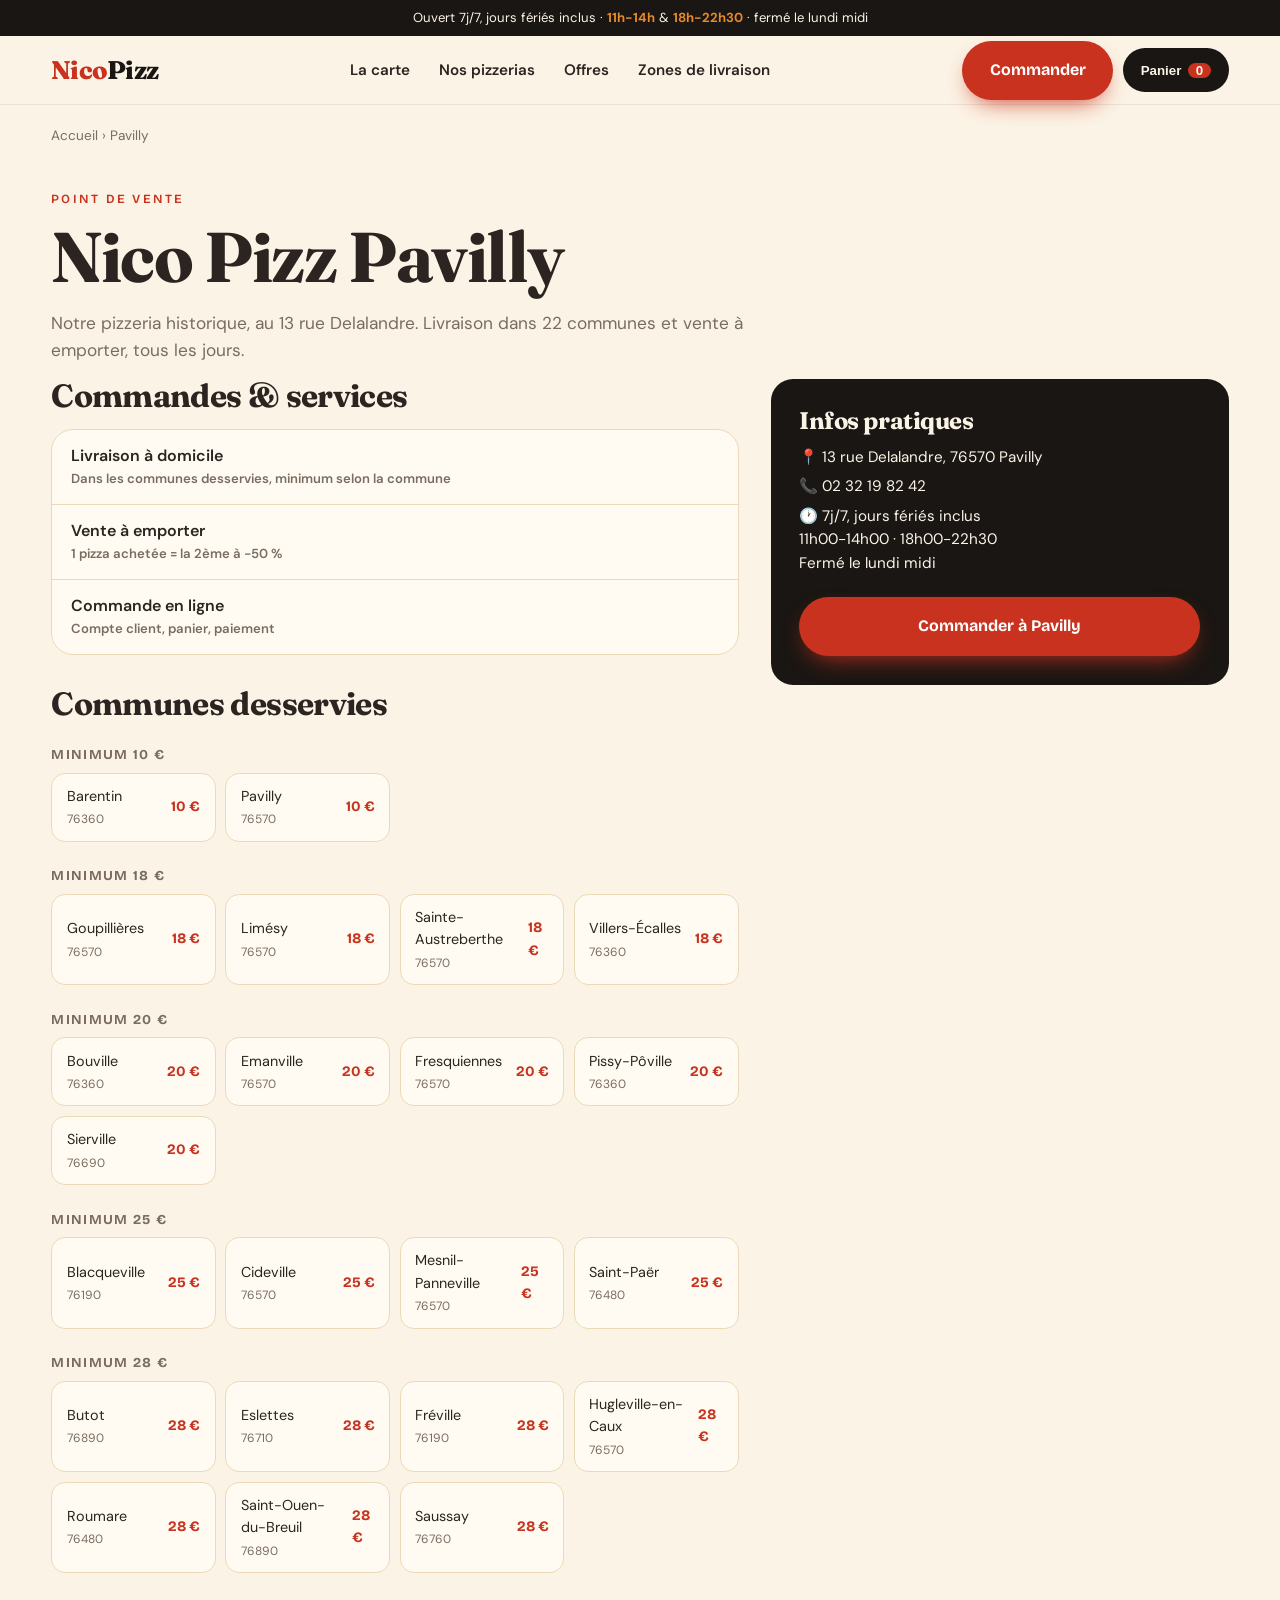
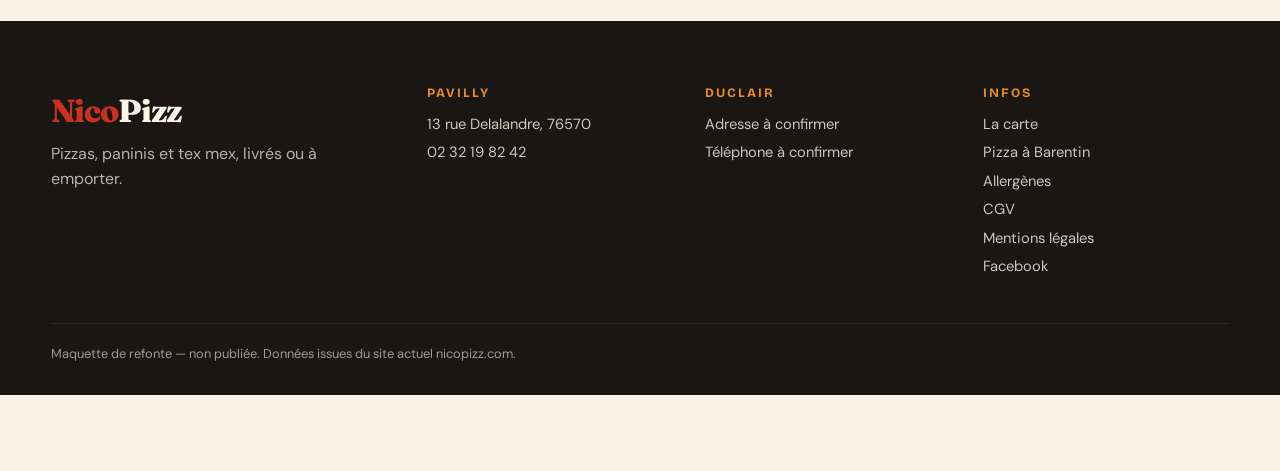
<file: pavilly.html>
<!doctype html><html lang="fr"><head><meta charset="utf-8"><meta name="viewport" content="width=device-width,initial-scale=1"><title>Nico Pizz Pavilly — Pizzeria, livraison et à emporter</title><meta name="description" content="Nico Pizz Pavilly, 13 rue Delalandre : pizzas livrées ou à emporter 7j/7."><meta name="robots" content="noindex"><link rel="preconnect" href="https://fonts.googleapis.com"><link rel="preconnect" href="https://fonts.gstatic.com" crossorigin><link href="https://fonts.googleapis.com/css2?family=Bricolage+Grotesque:wght@500;700;800&family=DM+Sans:wght@400;500;700&family=Fraunces:ital,opsz,wght@0,9..144,600;0,9..144,700;0,9..144,800;1,9..144,600&display=swap" rel="stylesheet"><link rel="stylesheet" href="style.css"></head><body><div class="topbar">Ouvert 7j/7, jours fériés inclus · <b>11h-14h</b> &amp; <b>18h-22h30</b> · fermé le lundi midi</div>
<header class="nav"><div class="wrap"><a class="logo" href="index.html">Nico<span>Pizz</span></a>
<ul><li><a href="carte.html">La carte</a></li><li><a href="index.html#etablissements">Nos pizzerias</a></li><li><a href="index.html#offres">Offres</a></li><li><a href="index.html#zones">Zones de livraison</a></li></ul>
<div class="nav-cta"><a class="btn btn-red" href="carte.html">Commander</a><button class="cartbtn" aria-label="Ouvrir le panier">Panier<i class="cartcount">0</i></button><button class="burger" aria-label="Menu">☰</button></div></div></header>
<div class="mockflag">MAQUETTE</div>
<div class="wrap"><p class="crumb"><a href="index.html">Accueil</a> › Pavilly</p><div class="page-hero"><span class="eyebrow">Point de vente</span><h1>Nico Pizz Pavilly</h1><p>Notre pizzeria historique, au 13 rue Delalandre. Livraison dans 22 communes et vente à emporter, tous les jours.</p></div>
<div class="two"><div><h2 style="font-size:2rem;margin-bottom:1rem">Commandes &amp; services</h2><div class="list" style="margin-bottom:2rem"><div class="row"><div>Livraison à domicile<small>Dans les communes desservies, minimum selon la commune</small></div></div><div class="row"><div>Vente à emporter<small>1 pizza achetée = la 2ème à −50 %</small></div></div><div class="row"><div>Commande en ligne<small>Compte client, panier, paiement</small></div></div></div>
<h2 style="font-size:2rem;margin-bottom:1rem">Communes desservies</h2><div class="tier">Minimum 10 €</div><div class="zones"><div class="zone"><span>Barentin<br><small style="color:var(--mute)">76360</small></span><b>10 €</b></div><div class="zone"><span>Pavilly<br><small style="color:var(--mute)">76570</small></span><b>10 €</b></div></div><div class="tier">Minimum 18 €</div><div class="zones"><div class="zone"><span>Goupillières<br><small style="color:var(--mute)">76570</small></span><b>18 €</b></div><div class="zone"><span>Limésy<br><small style="color:var(--mute)">76570</small></span><b>18 €</b></div><div class="zone"><span>Sainte-Austreberthe<br><small style="color:var(--mute)">76570</small></span><b>18 €</b></div><div class="zone"><span>Villers-Écalles<br><small style="color:var(--mute)">76360</small></span><b>18 €</b></div></div><div class="tier">Minimum 20 €</div><div class="zones"><div class="zone"><span>Bouville<br><small style="color:var(--mute)">76360</small></span><b>20 €</b></div><div class="zone"><span>Emanville<br><small style="color:var(--mute)">76570</small></span><b>20 €</b></div><div class="zone"><span>Fresquiennes<br><small style="color:var(--mute)">76570</small></span><b>20 €</b></div><div class="zone"><span>Pissy-Pôville<br><small style="color:var(--mute)">76360</small></span><b>20 €</b></div><div class="zone"><span>Sierville<br><small style="color:var(--mute)">76690</small></span><b>20 €</b></div></div><div class="tier">Minimum 25 €</div><div class="zones"><div class="zone"><span>Blacqueville<br><small style="color:var(--mute)">76190</small></span><b>25 €</b></div><div class="zone"><span>Cideville<br><small style="color:var(--mute)">76570</small></span><b>25 €</b></div><div class="zone"><span>Mesnil-Panneville<br><small style="color:var(--mute)">76570</small></span><b>25 €</b></div><div class="zone"><span>Saint-Paër<br><small style="color:var(--mute)">76480</small></span><b>25 €</b></div></div><div class="tier">Minimum 28 €</div><div class="zones"><div class="zone"><span>Butot<br><small style="color:var(--mute)">76890</small></span><b>28 €</b></div><div class="zone"><span>Eslettes<br><small style="color:var(--mute)">76710</small></span><b>28 €</b></div><div class="zone"><span>Fréville<br><small style="color:var(--mute)">76190</small></span><b>28 €</b></div><div class="zone"><span>Hugleville-en-Caux<br><small style="color:var(--mute)">76570</small></span><b>28 €</b></div><div class="zone"><span>Roumare<br><small style="color:var(--mute)">76480</small></span><b>28 €</b></div><div class="zone"><span>Saint-Ouen-du-Breuil<br><small style="color:var(--mute)">76890</small></span><b>28 €</b></div><div class="zone"><span>Saussay<br><small style="color:var(--mute)">76760</small></span><b>28 €</b></div></div></div>
<aside class="infobox"><h3>Infos pratiques</h3><p>📍 13 rue Delalandre, 76570 Pavilly</p><p>📞 <a href="tel:+33232198242">02 32 19 82 42</a></p><p>🕐 7j/7, jours fériés inclus<br>11h00-14h00 · 18h00-22h30<br>Fermé le lundi midi</p><a class="btn btn-red" href="carte.html">Commander à Pavilly</a></aside></div></div>
<footer><div class="wrap"><div class="cols"><div><a class="logo" style="opacity:1;color:var(--tomato);font-size:2rem" href="index.html">Nico<span style="color:var(--cream)">Pizz</span></a><p style="opacity:.7;margin-top:.8rem;max-width:30ch">Pizzas, paninis et tex mex, livrés ou à emporter.</p></div>
<div><h4>Pavilly</h4><a href="pavilly.html">13 rue Delalandre, 76570</a><a href="tel:+33232198242">02 32 19 82 42</a></div>
<div><h4>Duclair</h4><a href="duclair.html">Adresse à confirmer</a><a href="duclair.html">Téléphone à confirmer</a></div>
<div><h4>Infos</h4><a href="carte.html">La carte</a><a href="pizza-barentin.html">Pizza à Barentin</a><a href="https://www.nicopizz.com/allergene.php">Allergènes</a><a href="https://www.nicopizz.com/cgv.php">CGV</a><a href="https://www.nicopizz.com/mentions-legales.php">Mentions légales</a><a href="https://www.facebook.com/Nico-Pizz-1612749542074476/">Facebook</a></div></div><div class="legal">Maquette de refonte — non publiée. Données issues du site actuel nicopizz.com.</div></div></footer><div class="drawer-bg"></div><aside class="drawer" aria-label="Panier"><header><h3>Votre panier</h3><button class="x" aria-label="Fermer">×</button></header><div class="items" id="items"></div><footer><div class="tot"><span>Total</span><span class="carttotal">0,00 €</span></div><a class="btn btn-red gocheckout" style="width:100%" href="#">Finaliser la commande</a><p class="note">Maquette : le bouton renvoie vers le système de commande actuel de nicopizz.com (panier, zone, paiement, validation), conservé tel quel.</p></footer></aside>
<div class="mbar"><a class="btn btn-red" href="carte.html">Commander</a><button class="btn btn-light opencart">Panier · <span class="carttotal">0,00 €</span></button></div><script>window.NP_ZONES=[["Barentin","76360",10],["Pavilly","76570",10],["Goupillières","76570",18],["Limésy","76570",18],["Sainte-Austreberthe","76570",18],["Villers-Écalles","76360",18],["Bouville","76360",20],["Emanville","76570",20],["Fresquiennes","76570",20],["Pissy-Pôville","76360",20],["Sierville","76690",20],["Blacqueville","76190",25],["Cideville","76570",25],["Mesnil-Panneville","76570",25],["Saint-Paër","76480",25],["Butot","76890",28],["Eslettes","76710",28],["Fréville","76190",28],["Hugleville-en-Caux","76570",28],["Roumare","76480",28],["Saint-Ouen-du-Breuil","76890",28],["Saussay","76760",28]]</script><script src="app.js"></script></body></html>
</file>
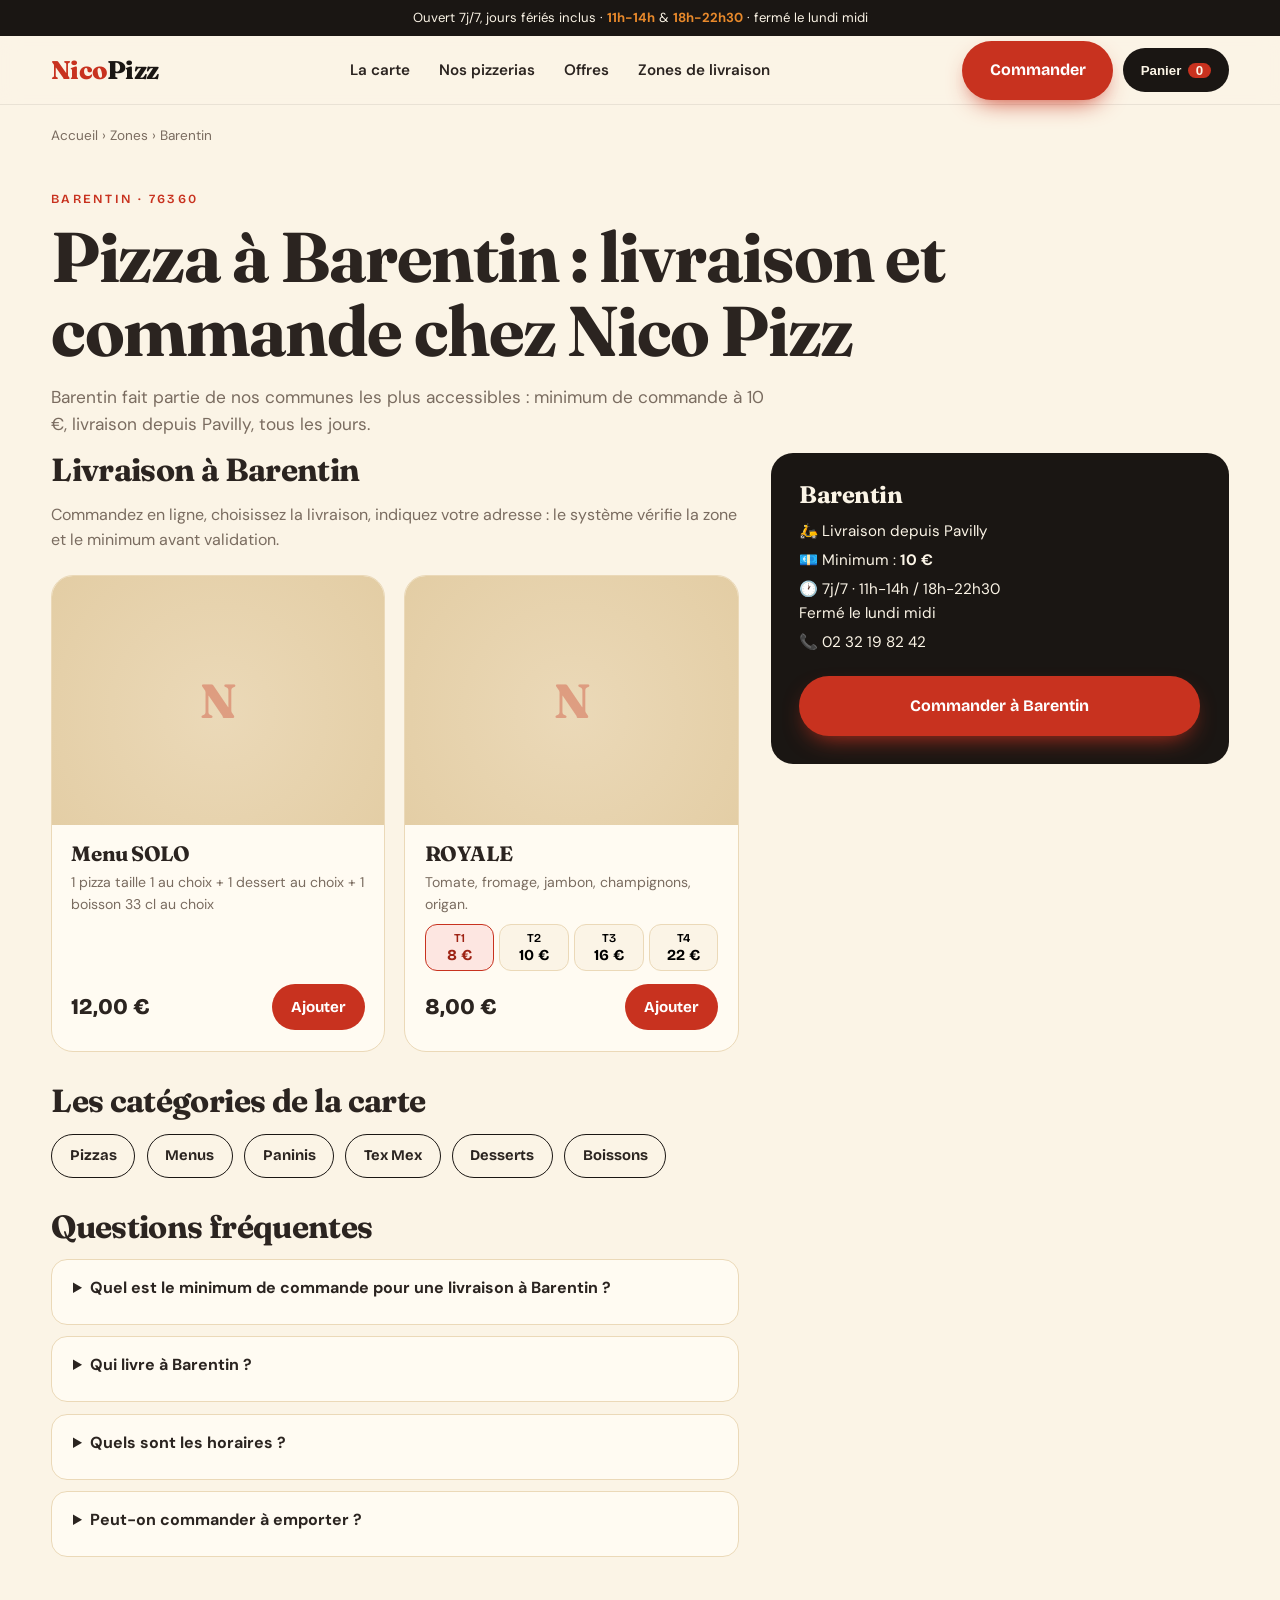
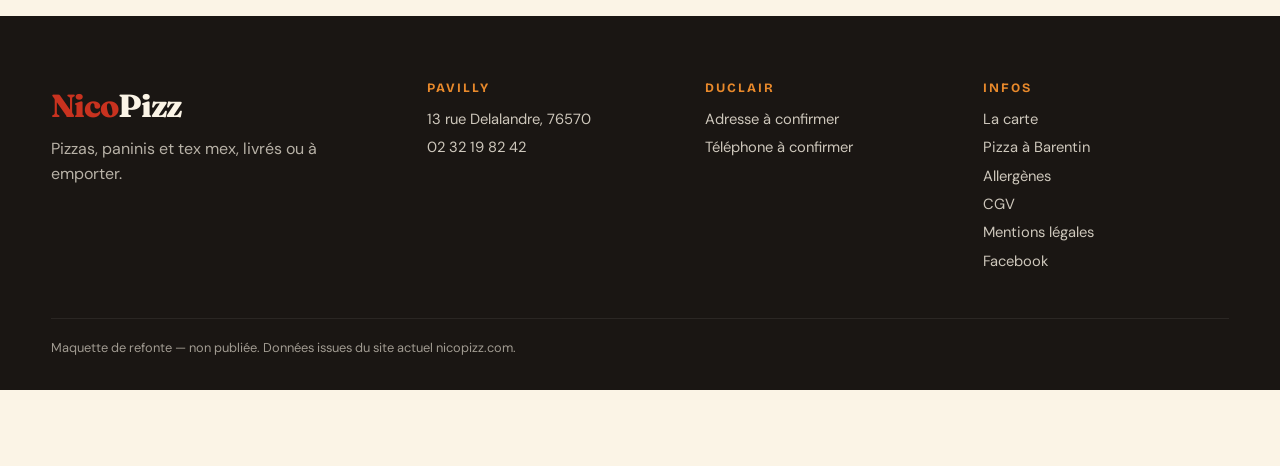
<file: pizza-barentin.html>
<!doctype html><html lang="fr"><head><meta charset="utf-8"><meta name="viewport" content="width=device-width,initial-scale=1"><title>Pizza à Barentin : livraison et commande chez Nico Pizz</title><meta name="description" content="Commandez votre pizza à Barentin : livraison depuis Nico Pizz Pavilly, minimum 10 €, 7j/7."><meta name="robots" content="noindex"><link rel="preconnect" href="https://fonts.googleapis.com"><link rel="preconnect" href="https://fonts.gstatic.com" crossorigin><link href="https://fonts.googleapis.com/css2?family=Bricolage+Grotesque:wght@500;700;800&family=DM+Sans:wght@400;500;700&family=Fraunces:ital,opsz,wght@0,9..144,600;0,9..144,700;0,9..144,800;1,9..144,600&display=swap" rel="stylesheet"><link rel="stylesheet" href="style.css"></head><body><div class="topbar">Ouvert 7j/7, jours fériés inclus · <b>11h-14h</b> &amp; <b>18h-22h30</b> · fermé le lundi midi</div>
<header class="nav"><div class="wrap"><a class="logo" href="index.html">Nico<span>Pizz</span></a>
<ul><li><a href="carte.html">La carte</a></li><li><a href="index.html#etablissements">Nos pizzerias</a></li><li><a href="index.html#offres">Offres</a></li><li><a href="index.html#zones">Zones de livraison</a></li></ul>
<div class="nav-cta"><a class="btn btn-red" href="carte.html">Commander</a><button class="cartbtn" aria-label="Ouvrir le panier">Panier<i class="cartcount">0</i></button><button class="burger" aria-label="Menu">☰</button></div></div></header>
<div class="mockflag">MAQUETTE</div>
<div class="wrap"><p class="crumb"><a href="index.html">Accueil</a> › Zones › Barentin</p><div class="page-hero"><span class="eyebrow">Barentin · 76360</span><h1>Pizza à Barentin : livraison et commande chez Nico Pizz</h1><p>Barentin fait partie de nos communes les plus accessibles : minimum de commande à 10 €, livraison depuis Pavilly, tous les jours.</p></div>
<div class="two"><div><h2 style="font-size:2rem;margin-bottom:1rem">Livraison à Barentin</h2><p style="color:var(--mute);margin-bottom:1.4rem">Commandez en ligne, choisissez la livraison, indiquez votre adresse : le système vérifie la zone et le minimum avant validation.</p>
<div class="prods" style="margin-bottom:2rem"><article class="card"><div class="ph"><img loading="lazy" src="https://www.nicopizz.com/produit/2784_160.png" alt="Menu solo" onerror="this.outerHTML='<span class=noimg>N</span>'"></div><div class="bd"><h3>Menu SOLO</h3><p>1 pizza taille 1 au choix + 1 dessert au choix + 1 boisson 33 cl au choix</p><div class="addrow"><span class="price">12,00 €</span><button class="add" data-add="Menu SOLO" data-price="12">Ajouter</button></div></div></article><article class="card"><div class="ph"><img loading="lazy" src="https://www.nicopizz.com/produit/2784_80.png" alt="Pizza royale" onerror="this.outerHTML='<span class=noimg>N</span>'"></div><div class="bd"><h3>ROYALE</h3><p>Tomate, fromage, jambon, champignons, origan.</p><div class="sizes"><button data-s="Taille 1" data-p="8" class="on"><span>T1</span><b>8 €</b></button><button data-s="Taille 2" data-p="10" class=""><span>T2</span><b>10 €</b></button><button data-s="Taille 3" data-p="16" class=""><span>T3</span><b>16 €</b></button><button data-s="Taille 4" data-p="22" class=""><span>T4</span><b>22 €</b></button></div><div class="addrow"><span class="price">8,00 €</span><button class="add" data-add="ROYALE" data-price="8">Ajouter</button></div></div></article></div>
<h2 style="font-size:2rem;margin-bottom:1rem">Les catégories de la carte</h2><div class="shops" style="margin-bottom:2rem"><a class="chip" href="carte.html#pizzas">Pizzas</a><a class="chip" href="carte.html#menus">Menus</a><a class="chip" href="carte.html#paninis">Paninis</a><a class="chip" href="carte.html#texmex">Tex Mex</a><a class="chip" href="carte.html#desserts">Desserts</a><a class="chip" href="carte.html#boissons">Boissons</a></div>
<h2 style="font-size:2rem;margin-bottom:1rem">Questions fréquentes</h2><details><summary>Quel est le minimum de commande pour une livraison à Barentin ?</summary><p>Le minimum est de 10 € pour Barentin (76360).</p></details><details><summary>Qui livre à Barentin ?</summary><p>Les commandes sont préparées et livrées depuis Nico Pizz Pavilly, 13 rue Delalandre.</p></details><details><summary>Quels sont les horaires ?</summary><p>Tous les jours, jours fériés inclus, de 11h00 à 14h00 et de 18h00 à 22h30. Fermé le lundi midi.</p></details><details><summary>Peut-on commander à emporter ?</summary><p>Oui, au 13 rue Delalandre à Pavilly. Offre à emporter : 1 pizza achetée, la 2ème à −50 %.</p></details></div>
<aside class="infobox"><h3>Barentin</h3><p>🛵 Livraison depuis Pavilly</p><p>💶 Minimum : <b>10 €</b></p><p>🕐 7j/7 · 11h-14h / 18h-22h30<br>Fermé le lundi midi</p><p>📞 <a href="tel:+33232198242">02 32 19 82 42</a></p><a class="btn btn-red" href="carte.html">Commander à Barentin</a></aside></div></div>
<footer><div class="wrap"><div class="cols"><div><a class="logo" style="opacity:1;color:var(--tomato);font-size:2rem" href="index.html">Nico<span style="color:var(--cream)">Pizz</span></a><p style="opacity:.7;margin-top:.8rem;max-width:30ch">Pizzas, paninis et tex mex, livrés ou à emporter.</p></div>
<div><h4>Pavilly</h4><a href="pavilly.html">13 rue Delalandre, 76570</a><a href="tel:+33232198242">02 32 19 82 42</a></div>
<div><h4>Duclair</h4><a href="duclair.html">Adresse à confirmer</a><a href="duclair.html">Téléphone à confirmer</a></div>
<div><h4>Infos</h4><a href="carte.html">La carte</a><a href="pizza-barentin.html">Pizza à Barentin</a><a href="https://www.nicopizz.com/allergene.php">Allergènes</a><a href="https://www.nicopizz.com/cgv.php">CGV</a><a href="https://www.nicopizz.com/mentions-legales.php">Mentions légales</a><a href="https://www.facebook.com/Nico-Pizz-1612749542074476/">Facebook</a></div></div><div class="legal">Maquette de refonte — non publiée. Données issues du site actuel nicopizz.com.</div></div></footer><div class="drawer-bg"></div><aside class="drawer" aria-label="Panier"><header><h3>Votre panier</h3><button class="x" aria-label="Fermer">×</button></header><div class="items" id="items"></div><footer><div class="tot"><span>Total</span><span class="carttotal">0,00 €</span></div><a class="btn btn-red gocheckout" style="width:100%" href="#">Finaliser la commande</a><p class="note">Maquette : le bouton renvoie vers le système de commande actuel de nicopizz.com (panier, zone, paiement, validation), conservé tel quel.</p></footer></aside>
<div class="mbar"><a class="btn btn-red" href="carte.html">Commander</a><button class="btn btn-light opencart">Panier · <span class="carttotal">0,00 €</span></button></div><script>window.NP_ZONES=[["Barentin","76360",10],["Pavilly","76570",10],["Goupillières","76570",18],["Limésy","76570",18],["Sainte-Austreberthe","76570",18],["Villers-Écalles","76360",18],["Bouville","76360",20],["Emanville","76570",20],["Fresquiennes","76570",20],["Pissy-Pôville","76360",20],["Sierville","76690",20],["Blacqueville","76190",25],["Cideville","76570",25],["Mesnil-Panneville","76570",25],["Saint-Paër","76480",25],["Butot","76890",28],["Eslettes","76710",28],["Fréville","76190",28],["Hugleville-en-Caux","76570",28],["Roumare","76480",28],["Saint-Ouen-du-Breuil","76890",28],["Saussay","76760",28]]</script><script src="app.js"></script></body></html>
</file>
<file: style.css>
:root{--tomato:#C8321F;--tomato-d:#9E2314;--cream:#FBF4E6;--ivory:#FFFBF2;--char:#1A1613;--dough:#EBD9B8;--orange:#E8892B;--ink:#2B2420;--mute:#7A6C60;--r:22px}
*{box-sizing:border-box;margin:0;padding:0}
html{scroll-behavior:smooth}
body{font-family:'DM Sans',system-ui,sans-serif;background:var(--cream);color:var(--ink);line-height:1.55;overflow-x:hidden;padding-bottom:76px}
img{max-width:100%;display:block}
a{color:inherit;text-decoration:none}
h1,h2,h3{font-family:'Fraunces',Georgia,serif;font-weight:700;line-height:1.05;letter-spacing:-.02em}
.price,.btn,.chip{font-family:'Bricolage Grotesque','DM Sans',sans-serif}
.wrap{width:min(1200px,92%);margin:auto}
.eyebrow{font:600 .78rem 'Bricolage Grotesque',sans-serif;letter-spacing:.18em;text-transform:uppercase;color:var(--tomato)}
.btn{display:inline-flex;align-items:center;justify-content:center;gap:.5rem;padding:.95rem 1.6rem;border-radius:999px;font-weight:700;font-size:1rem;border:2px solid transparent;cursor:pointer;transition:.2s transform,.2s background,.2s box-shadow;min-height:48px}
.btn:hover{transform:translateY(-2px)}
.btn-red{background:var(--tomato);color:#fff;box-shadow:0 10px 24px -10px var(--tomato)}
.btn-red:hover{background:var(--tomato-d)}
.btn-line{border-color:var(--char);color:var(--char);background:transparent}
.btn-line:hover{background:var(--char);color:var(--cream)}
.btn-light{background:var(--cream);color:var(--char)}
:focus-visible{outline:3px solid var(--orange);outline-offset:3px}
/* header */
.topbar{background:var(--char);color:var(--cream);font-size:.82rem;text-align:center;padding:.5rem 1rem}
.topbar b{color:var(--orange)}
header.nav{position:sticky;top:0;z-index:50;background:rgba(251,244,230,.92);backdrop-filter:blur(10px);border-bottom:1px solid rgba(26,22,19,.08)}
.nav .wrap{display:flex;align-items:center;justify-content:space-between;height:68px}
.logo{font:800 1.6rem 'Fraunces',serif;color:var(--tomato);letter-spacing:-.03em}
.logo span{color:var(--char)}
.nav ul{display:flex;gap:1.8rem;list-style:none;font-weight:600;font-size:.95rem}
.nav ul a:hover{color:var(--tomato)}
.nav-cta{display:flex;gap:.6rem;align-items:center}
.burger{display:none;background:none;border:0;font-size:1.6rem;cursor:pointer;min-width:44px;min-height:44px}
.cartbtn{position:relative;background:var(--char);color:var(--cream);border:0;border-radius:999px;padding:.6rem 1.1rem;font-weight:700;cursor:pointer;min-height:44px}
.cartbtn i{font-style:normal;background:var(--tomato);border-radius:99px;padding:0 .5rem;margin-left:.4rem}
.cartbtn.bump{animation:bump .4s}
@keyframes bump{40%{transform:scale(1.15)}}
/* hero */
.hero{position:relative;padding:2.5rem 0 4rem;overflow:hidden}
.hero .wrap{display:grid;grid-template-columns:1.05fr .95fr;gap:2rem;align-items:center}
.hero h1{font-size:clamp(2.7rem,7vw,5.6rem);margin:.8rem 0 1.1rem}
.hero h1 em{color:var(--tomato);font-style:italic;font-weight:600}
.hero p.lead{font-size:1.15rem;max-width:34ch;color:var(--mute)}
.hero .cta{display:flex;gap:.8rem;flex-wrap:wrap;margin:1.8rem 0 1.4rem}
.shops{display:flex;gap:.7rem;flex-wrap:wrap}
.shopchip{display:flex;align-items:center;gap:.5rem;background:var(--ivory);border:1px solid var(--dough);border-radius:14px;padding:.55rem .9rem;font-size:.88rem;font-weight:600}
.shopchip i{width:9px;height:9px;border-radius:50%;background:#2e9e4f}
.shopchip.tbc i{background:var(--orange)}
.plate{position:relative;aspect-ratio:1;max-width:560px;margin:auto;width:100%}
.plate .disc{position:absolute;inset:6%;border-radius:50%;background:radial-gradient(circle at 35% 30%,#E5543D,var(--tomato) 55%,var(--tomato-d));box-shadow:0 40px 80px -30px rgba(158,35,20,.7)}
.plate .ring{position:absolute;inset:0;border-radius:50%;border:2px dashed rgba(26,22,19,.25);animation:spin 60s linear infinite}
.plate img.pz{position:absolute;inset:12%;width:76%;height:76%;object-fit:contain;filter:drop-shadow(0 24px 24px rgba(0,0,0,.35));animation:float 6s ease-in-out infinite}
.stamp{position:absolute;right:0;bottom:8%;background:var(--orange);color:var(--char);width:118px;height:118px;border-radius:50%;display:grid;place-items:center;text-align:center;font:800 .95rem/1.1 'Bricolage Grotesque';transform:rotate(12deg);box-shadow:0 12px 24px -8px rgba(0,0,0,.4)}
.stamp small{display:block;font-weight:600;font-size:.68rem}
@keyframes spin{to{transform:rotate(360deg)}}
@keyframes float{50%{transform:translateY(-10px) rotate(2deg)}}
.marquee{background:var(--char);color:var(--cream);overflow:hidden;white-space:nowrap;padding:.9rem 0;font:700 1.05rem 'Fraunces',serif;font-style:italic}
.marquee div{display:inline-block;animation:mq 28s linear infinite}
.marquee span{margin:0 1.6rem;color:var(--orange)}
@keyframes mq{to{transform:translateX(-50%)}}
section{padding:4.5rem 0}
.sec-head{max-width:640px;margin-bottom:2.2rem}
.sec-head h2{font-size:clamp(2rem,4.6vw,3.4rem);margin:.5rem 0 .8rem}
.sec-head p{color:var(--mute)}
/* mode picker */
.picker{background:var(--char);color:var(--cream);border-radius:32px;padding:2.2rem;display:grid;grid-template-columns:1fr 1fr;gap:2rem;align-items:center}
.picker h2{font-size:clamp(1.9rem,4vw,2.9rem)}
.seg{display:flex;background:rgba(255,255,255,.08);border-radius:999px;padding:5px;margin:1rem 0}
.seg button{flex:1;border:0;background:transparent;color:var(--cream);padding:.8rem;border-radius:999px;font:700 1rem 'Bricolage Grotesque';cursor:pointer;min-height:46px}
.seg button.on{background:var(--tomato)}
.field{width:100%;padding:1rem 1.2rem;border-radius:14px;border:2px solid transparent;font:500 1rem 'DM Sans';background:var(--ivory);min-height:50px}
.field:focus{border-color:var(--orange);outline:0}
.pick-res{margin-top:1rem;padding:1rem 1.2rem;border-radius:14px;background:rgba(255,255,255,.08);font-size:.95rem;min-height:70px}
.pick-res b{color:var(--orange)}
/* shops cards */
.grid2{display:grid;grid-template-columns:1fr 1fr;gap:1.4rem}
.shop{background:var(--ivory);border:1px solid var(--dough);border-radius:var(--r);padding:2rem;position:relative;transition:.25s}
.shop:hover{transform:translateY(-5px);box-shadow:0 24px 40px -24px rgba(26,22,19,.35)}
.shop h3{font-size:2rem;margin:.4rem 0 1rem}
.shop dl{display:grid;grid-template-columns:auto 1fr;gap:.45rem 1rem;font-size:.95rem;margin-bottom:1.4rem}
.shop dt{font-weight:700;color:var(--mute)}
.tbc-badge{display:inline-block;background:#FFF1DC;border:1px dashed var(--orange);color:#8a4b05;border-radius:8px;padding:.1rem .5rem;font-size:.82rem;font-weight:600}
/* product cards */
.cats{position:sticky;top:68px;z-index:40;background:var(--cream);padding:.8rem 0;border-bottom:1px solid var(--dough);overflow-x:auto;scrollbar-width:none}
.cats::-webkit-scrollbar{display:none}
.cats .wrap{display:flex;gap:.5rem;width:max-content;min-width:92%}
.chip{border:1.5px solid var(--char);background:transparent;border-radius:999px;padding:.55rem 1.1rem;font-weight:700;font-size:.92rem;cursor:pointer;white-space:nowrap;min-height:44px;display:inline-flex;align-items:center}
.chip.on,.chip:hover{background:var(--char);color:var(--cream)}
.prods{display:grid;grid-template-columns:repeat(auto-fill,minmax(260px,1fr));gap:1.2rem}
.card{background:var(--ivory);border-radius:var(--r);border:1px solid var(--dough);overflow:hidden;display:flex;flex-direction:column;transition:.25s}
.card:hover{transform:translateY(-6px);box-shadow:0 26px 40px -26px rgba(26,22,19,.4)}
.card .ph{aspect-ratio:4/3;background:radial-gradient(circle at 50% 55%,var(--dough),#E3CDA4);display:grid;place-items:center;overflow:hidden}
.card .ph img{width:78%;height:92%;object-fit:contain;transition:.5s transform;filter:drop-shadow(0 14px 12px rgba(0,0,0,.25))}
.card:hover .ph img{transform:scale(1.07) rotate(-3deg)}
.card .ph .noimg{font:800 3rem 'Fraunces';color:var(--tomato);opacity:.35}
.card .bd{padding:1.1rem 1.2rem 1.3rem;display:flex;flex-direction:column;gap:.5rem;flex:1}
.card h3{font-size:1.3rem}
.card p{font-size:.88rem;color:var(--mute);flex:1}
.sizes{display:flex;gap:.35rem;flex-wrap:wrap}
.sizes button{flex:1;min-width:52px;border:1.5px solid var(--dough);background:var(--cream);border-radius:12px;padding:.4rem .2rem;cursor:pointer;font:600 .75rem 'Bricolage Grotesque';line-height:1.2;min-height:46px}
.sizes button b{display:block;font-size:.95rem}
.sizes button.on{border-color:var(--tomato);background:#FDE6E1;color:var(--tomato-d)}
.addrow{display:flex;align-items:center;justify-content:space-between;gap:.6rem;margin-top:.3rem}
.price{font-weight:800;font-size:1.4rem}
.add{background:var(--tomato);color:#fff;border:0;border-radius:999px;padding:.7rem 1.2rem;font:700 .95rem 'Bricolage Grotesque';cursor:pointer;min-height:46px;transition:.2s}
.add:hover{background:var(--tomato-d)}
.add.ok{background:#2e9e4f}
.catblock{padding:3rem 0 1rem;scroll-margin-top:130px}
.catblock>h2{font-size:clamp(1.8rem,4vw,2.8rem);margin-bottom:1.4rem}
.list{background:var(--ivory);border:1px solid var(--dough);border-radius:var(--r);overflow:hidden}
.list .row{display:flex;align-items:center;justify-content:space-between;gap:1rem;padding:.9rem 1.2rem;border-bottom:1px solid var(--dough)}
.list .row:last-child{border:0}
.list .row small{display:block;color:var(--mute);font-size:.82rem}
.list .row div:first-child{font-weight:600}
.list .right{display:flex;align-items:center;gap:.8rem}
.mini{width:44px;height:44px;border-radius:50%;border:0;background:var(--tomato);color:#fff;font-size:1.4rem;cursor:pointer}
/* offers */
.offers{display:grid;grid-template-columns:1fr 1fr;gap:1.2rem}
.offer{border-radius:28px;padding:2.2rem;position:relative;overflow:hidden;min-height:230px;display:flex;flex-direction:column;justify-content:flex-end}
.offer.a{background:var(--tomato);color:#fff}
.offer.b{background:var(--orange);color:var(--char)}
.offer h3{font-size:2.3rem;margin-bottom:.4rem}
.offer .big{position:absolute;top:-1rem;right:1rem;font:800 8rem 'Fraunces';opacity:.15;line-height:1}
/* zones */
.zones{display:grid;grid-template-columns:repeat(auto-fill,minmax(150px,1fr));gap:.6rem}
.zone{background:var(--ivory);border:1px solid var(--dough);border-radius:14px;padding:.7rem .9rem;font-size:.9rem;display:flex;justify-content:space-between;gap:.5rem;align-items:center}
.zone b{font-family:'Bricolage Grotesque';color:var(--tomato)}
.tier{margin:1.6rem 0 .6rem;font:700 .85rem 'Bricolage Grotesque';letter-spacing:.1em;text-transform:uppercase;color:var(--mute)}
/* reviews placeholder */
.ph-box{border:2px dashed var(--orange);background:#FFF6E8;border-radius:var(--r);padding:2rem;text-align:center;color:#8a4b05}
/* faq */
details{background:var(--ivory);border:1px solid var(--dough);border-radius:16px;padding:1rem 1.3rem;margin-bottom:.7rem}
summary{cursor:pointer;font-weight:700;min-height:32px}
details p{margin-top:.6rem;color:var(--mute)}
/* footer */
footer{background:var(--char);color:var(--cream);padding:4rem 0 2rem;margin-top:3rem}
footer .cols{display:grid;grid-template-columns:1.4fr 1fr 1fr 1fr;gap:2rem}
footer h4{font:700 .8rem 'Bricolage Grotesque';letter-spacing:.15em;text-transform:uppercase;color:var(--orange);margin-bottom:.8rem}
footer a{display:block;opacity:.8;margin:.35rem 0;font-size:.92rem}
footer a:hover{opacity:1;color:var(--orange)}
footer .legal{border-top:1px solid rgba(255,255,255,.12);margin-top:2.5rem;padding-top:1.2rem;font-size:.8rem;opacity:.6}
/* cart drawer */
.drawer-bg{position:fixed;inset:0;background:rgba(0,0,0,.5);opacity:0;pointer-events:none;transition:.3s;z-index:90}
.drawer-bg.on{opacity:1;pointer-events:auto}
.drawer{position:fixed;right:0;top:0;bottom:0;width:min(420px,100%);background:var(--ivory);z-index:100;transform:translateX(105%);transition:.35s cubic-bezier(.2,.8,.2,1);display:flex;flex-direction:column}
.drawer.on{transform:none}
.drawer header{display:flex;justify-content:space-between;align-items:center;padding:1.2rem 1.4rem;border-bottom:1px solid var(--dough)}
.drawer header h3{font-size:1.5rem}
.drawer .x{background:none;border:0;font-size:1.6rem;cursor:pointer;min-width:44px;min-height:44px}
.drawer .items{flex:1;overflow:auto;padding:1rem 1.4rem}
.line{display:grid;grid-template-columns:1fr auto;gap:.2rem .8rem;padding:.8rem 0;border-bottom:1px solid var(--dough)}
.line small{color:var(--mute)}
.qty{display:flex;align-items:center;gap:.5rem;grid-column:1/3}
.qty button{width:36px;height:36px;border-radius:50%;border:1.5px solid var(--char);background:transparent;font-size:1.1rem;cursor:pointer}
.drawer footer{background:var(--cream);color:var(--ink);padding:1.2rem 1.4rem;margin:0;border-top:1px solid var(--dough)}
.tot{display:flex;justify-content:space-between;font:800 1.3rem 'Bricolage Grotesque';margin-bottom:.8rem}
.note{font-size:.78rem;color:var(--mute);margin-top:.6rem}
.empty{text-align:center;color:var(--mute);padding:3rem 0}
/* sticky mobile bar */
.mbar{display:none;position:fixed;bottom:0;left:0;right:0;z-index:60;background:var(--char);padding:.6rem .8rem;gap:.6rem;box-shadow:0 -10px 30px rgba(0,0,0,.25)}
.mbar .btn{flex:1;padding:.8rem}
.mockflag{position:fixed;left:.6rem;top:50%;z-index:30;writing-mode:vertical-rl;transform:rotate(180deg) translateY(50%);background:var(--orange);color:var(--char);font:800 .7rem 'Bricolage Grotesque';letter-spacing:.15em;padding:.7rem .3rem;border-radius:8px;display:none}
.reveal{opacity:0;transform:translateY(24px);transition:.8s cubic-bezier(.2,.8,.2,1)}
.reveal.in{opacity:1;transform:none}
.crumb{font-size:.85rem;color:var(--mute);padding:1.2rem 0 0}
.page-hero{padding:2.5rem 0 1rem}
.page-hero h1{font-size:clamp(2.2rem,5.5vw,4.4rem);margin:.6rem 0 1rem}
.page-hero p{max-width:60ch;color:var(--mute);font-size:1.08rem}
.two{display:grid;grid-template-columns:1.2fr .8fr;gap:2rem;align-items:start}
.infobox{background:var(--char);color:var(--cream);border-radius:var(--r);padding:1.8rem;position:sticky;top:90px}
.infobox h3{font-size:1.5rem;margin-bottom:.8rem}
.infobox p{margin:.35rem 0;font-size:.95rem}
.infobox .btn{width:100%;margin-top:1rem}
@media(max-width:900px){
.nav ul{display:none}.burger{display:block}
.nav.open ul{display:flex;position:absolute;top:68px;left:0;right:0;background:var(--cream);flex-direction:column;padding:1.2rem 5%;gap:1rem;border-bottom:1px solid var(--dough)}
.nav-cta .btn{display:none}
.hero .wrap,.picker,.grid2,.offers,.two,footer .cols{grid-template-columns:1fr}
.plate{max-width:380px}
.mbar{display:flex}
.infobox{position:static}
section{padding:3rem 0}
.picker{padding:1.5rem;border-radius:24px}
.stamp{width:96px;height:96px;font-size:.8rem}
}
@media(max-width:380px){.prods{grid-template-columns:1fr}.hero h1{font-size:2.5rem}}
@media(prefers-reduced-motion:reduce){*{animation:none!important;transition:none!important}.reveal{opacity:1;transform:none}}
</file>
